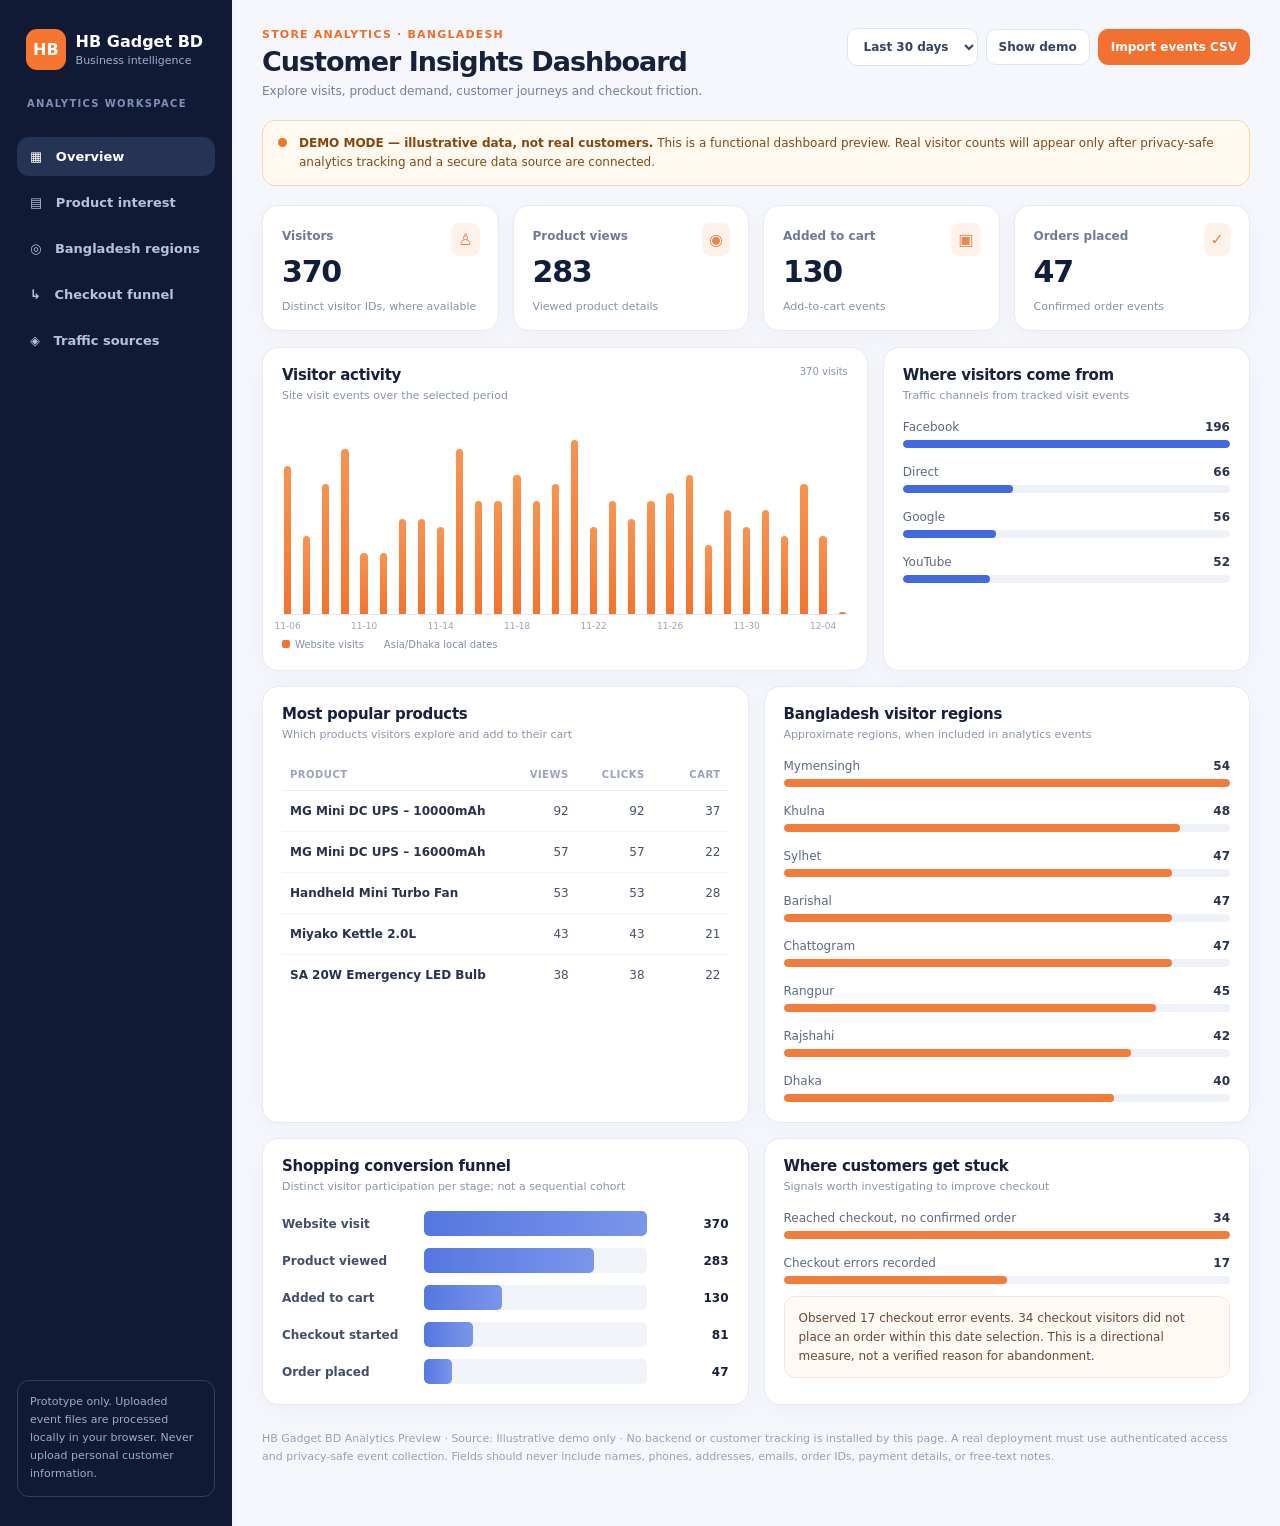
<file: analytics-preview/index.html>
<!doctype html>
<html lang="en">
<head>
<meta charset="utf-8">
<meta name="viewport" content="width=device-width,initial-scale=1">
<meta name="robots" content="noindex,nofollow,noarchive">
<title>HB Gadget BD | Analytics Dashboard Preview</title>
<style>
:root{font-family:Inter,system-ui,-apple-system,BlinkMacSystemFont,"Segoe UI",sans-serif;color:#17213b;background:#f5f7fc;font-synthesis:none}
*{box-sizing:border-box}body{margin:0}button,input,select{font:inherit}button{cursor:pointer}.shell{max-width:1440px;margin:auto;display:grid;grid-template-columns:232px minmax(0,1fr);min-height:100vh}
aside{background:#111a34;color:#d7e0f4;padding:29px 17px;display:flex;flex-direction:column;gap:26px}
.brand{display:flex;align-items:center;gap:10px;padding:0 9px}.brandmark{background:#f6752f;color:#fff;font-size:16px;font-weight:900;border-radius:11px;padding:11px 7px}.brand strong{font-size:16px;color:#fff}.brand small{display:block;color:#9fafcd;margin-top:3px;font-size:11px}
.side-title{margin:2px 10px;color:#7d90b8;text-transform:uppercase;letter-spacing:.13em;font-size:10px;font-weight:800}
aside nav{display:flex;flex-direction:column;gap:7px}aside nav a{padding:12px 13px;color:#b3c3df;text-decoration:none;border-radius:12px;font-size:13px;font-weight:650}aside nav a:hover,aside nav a:first-child{background:#253355;color:#fff}
.sidefoot{margin-top:auto;padding:12px;border:1px solid #31405f;border-radius:12px;font-size:11px;line-height:1.65;color:#9baccb}
main{padding:28px 30px 60px;min-width:0}.top{display:flex;justify-content:space-between;align-items:flex-start;flex-wrap:wrap;gap:18px;margin-bottom:20px}.eyebrow{color:#f26d27;letter-spacing:.11em;font-size:11px;font-weight:850;text-transform:uppercase}.top h1{font-size:27px;letter-spacing:-1px;margin:5px 0}.muted{color:#74809a;font-size:12px;margin:0;line-height:1.5}
.actions{display:flex;gap:8px;align-items:center;flex-wrap:wrap}.button,select{border:1px solid #dfe5f0;border-radius:10px;background:white;padding:10px 12px;color:#334363;font-weight:700;font-size:12px}.button.primary{background:#f37130;color:white;border-color:#f37130}.button:hover{filter:brightness(.97)}select{max-width:150px}
.banner{display:flex;gap:12px;align-items:flex-start;border:1px solid #f6d5b1;background:#fff9f0;border-radius:13px;padding:13px 15px;margin-bottom:19px;font-size:12px;color:#814a18;line-height:1.6}
.banner strong{color:#874510}.dot{width:9px;height:9px;background:#ed772f;flex:none;border-radius:50%;margin-top:4px}
.kpis{display:grid;grid-template-columns:repeat(4,minmax(0,1fr));gap:14px;margin-bottom:16px}.panel{border:1px solid #e6eaf4;border-radius:16px;background:white;box-shadow:0 5px 22px rgba(15,35,90,.035);min-width:0}.kpi{padding:19px 19px 16px;position:relative}.kpi-label{font-size:12px;color:#6e7b96;font-weight:650}.kpi strong{display:block;font-size:30px;letter-spacing:-1.2px;margin:10px 0 6px;color:#111e3a;font-weight:850}.hint{font-size:11px;color:#8593ad}.glyph{position:absolute;right:18px;top:17px;color:#e98652;background:#fff2ea;padding:7px;border-radius:8px}
.grid{display:grid;grid-template-columns:minmax(0,1.65fr) minmax(280px,1fr);gap:15px;margin-bottom:15px}.grid.equal{grid-template-columns:repeat(2,minmax(0,1fr))}
.panelhead{padding:18px 19px 4px;display:flex;justify-content:space-between;align-items:flex-start;gap:10px}.panel h2{font-size:15px;letter-spacing:-.3px;margin:0 0 5px}.panel p{font-size:11px;color:#8a96aa;margin:0}.body{padding:14px 19px 20px}.bars{height:195px;display:flex;gap:8px;align-items:flex-end;border-bottom:1px solid #e1e7f3;padding-top:20px}.day{flex:1;min-width:0;height:100%;display:flex;align-items:end;justify-content:center;position:relative}.day i{display:block;width:66%;border-radius:5px 5px 0 0;background:linear-gradient(#f89451,#f37430);min-height:2px}.day label{position:absolute;top:100%;left:50%;transform:translate(-50%,7px);font-size:9px;color:#98a4b9;white-space:nowrap}
.chartfoot{margin-top:24px;display:flex;gap:20px;font-size:10px;color:#8490a6}.swatch{display:inline-block;width:8px;height:8px;background:#f37430;margin-right:5px;border-radius:2px}
.breakdown{display:grid;gap:17px}.progressrow{display:grid;gap:6px}.progresslabel{display:flex;justify-content:space-between;gap:8px;font-size:12px}.progresslabel span{color:#5c6a85}.progresslabel strong{color:#273451}.track{height:8px;background:#eef1f8;border-radius:999px;overflow:hidden}.fill{height:100%;border-radius:999px;background:#f27c39}.fill.blue{background:#4269dd}
table{width:100%;border-collapse:collapse;table-layout:fixed}th{font-size:10px;color:#9aa5b9;text-align:left;padding:10px 8px;border-bottom:1px solid #e8edf6;text-transform:uppercase;letter-spacing:.05em}td{font-size:12px;padding:13px 8px;border-bottom:1px solid #f0f2f7;color:#46536d;overflow-wrap:anywhere}tr:last-child td{border-bottom:0}td strong{color:#26334f}th:not(:first-child),td:not(:first-child){text-align:right}
.funnel{display:grid;gap:12px}.funnelstep{display:grid;grid-template-columns:130px minmax(0,1fr) 70px;align-items:center;gap:12px;font-size:12px}.funnelstep .name{font-weight:700;color:#41506a}.funnelstep .count{font-weight:800;text-align:right}.funnelbar{height:25px;background:#f1f3fa;border-radius:5px;overflow:hidden}.funnelbar div{height:100%;background:linear-gradient(90deg,#5477e0,#7b95ea);border-radius:5px;min-width:2px}.issue{border:1px solid #f5e5d7;background:#fff9f4;border-radius:11px;padding:12px 14px;margin-top:12px;font-size:12px;color:#6b4a36;line-height:1.55}
.footer{color:#96a2b8;font-size:11px;margin-top:25px;line-height:1.6}.empty{color:#a1aac0;font-size:12px;padding:26px 6px;text-align:center}.mini{font-size:10px;color:#8997ad}
@media(max-width:1060px){.shell{grid-template-columns:180px minmax(0,1fr)}main{padding:25px 20px}.kpis{grid-template-columns:repeat(2,minmax(0,1fr))}.grid{grid-template-columns:1fr}}
@media(max-width:680px){.shell{display:block}aside{padding:14px;gap:7px}.brand{padding:0}aside nav{display:flex;flex-direction:row;overflow:auto;gap:5px}aside nav a{white-space:nowrap;padding:8px 10px}aside .side-title,aside .sidefoot{display:none}main{padding:22px 13px}.top h1{font-size:23px}.actions{width:100%}.kpis{gap:9px}.kpi{padding:15px}.kpi strong{font-size:24px}.grid.equal{grid-template-columns:1fr}.funnelstep{grid-template-columns:95px minmax(0,1fr) 50px;gap:7px;font-size:10px}td{font-size:10px;padding:12px 4px}th{padding:9px 4px}.panelhead,.body{padding-left:14px;padding-right:14px}}
</style>
</head>
<body>
<div class="shell">
<aside>
 <div class="brand"><span class="brandmark">HB</span><span><strong>HB Gadget BD</strong><small>Business intelligence</small></span></div>
 <div class="side-title">Analytics workspace</div>
 <nav><a href="#overview">▦ &nbsp; Overview</a><a href="#products">▤ &nbsp; Product interest</a><a href="#regions">◎ &nbsp; Bangladesh regions</a><a href="#funnel">↳ &nbsp; Checkout funnel</a><a href="#sources">◈ &nbsp; Traffic sources</a></nav>
 <div class="sidefoot">Prototype only. Uploaded event files are processed locally in your browser. Never upload personal customer information.</div>
</aside>
<main>
 <div class="top" id="overview">
  <div><div class="eyebrow">Store analytics · Bangladesh</div><h1>Customer Insights Dashboard</h1><p class="muted">Explore visits, product demand, customer journeys and checkout friction.</p></div>
  <div class="actions"><select id="period" aria-label="Date range"><option value="7">Last 7 days</option><option value="30" selected>Last 30 days</option><option value="90">Last 90 days</option><option value="0">All dates</option></select><button class="button" id="sample" type="button">Show demo</button><label class="button primary" for="csv">Import events CSV</label><input id="csv" type="file" accept=".csv,text/csv" hidden></div>
 </div>
 <div class="banner"><span class="dot"></span><div><strong id="dataTitle">DEMO MODE — illustrative data, not real customers.</strong> <span id="dataNote">This is a working dashboard preview. Connect a secured analytics data source to display real HB Gadget BD traffic; no tracking is installed by this prototype.</span></div></div>
 <div class="kpis">
  <div class="panel kpi"><span class="kpi-label">Visitors</span><span class="glyph">♙</span><strong id="visitors">—</strong><span class="hint">Distinct visitor IDs, where available</span></div>
  <div class="panel kpi"><span class="kpi-label">Product views</span><span class="glyph">◉</span><strong id="views">—</strong><span class="hint">Viewed product details</span></div>
  <div class="panel kpi"><span class="kpi-label">Added to cart</span><span class="glyph">▣</span><strong id="adds">—</strong><span class="hint">Add-to-cart events</span></div>
  <div class="panel kpi"><span class="kpi-label">Orders placed</span><span class="glyph">✓</span><strong id="orders">—</strong><span class="hint">Confirmed order events</span></div>
 </div>
 <div class="grid">
  <section class="panel"><div class="panelhead"><div><h2>Visitor activity</h2><p>Site visit events over the selected period</p></div><span class="mini" id="visitsTotal">— visits</span></div><div class="body"><div class="bars" id="daily"></div><div class="chartfoot"><span><i class="swatch"></i>Website visits</span><span>Asia/Dhaka local dates</span></div></div></section>
  <section class="panel" id="sources"><div class="panelhead"><div><h2>Where visitors come from</h2><p>Traffic channels from tracked visit events</p></div></div><div class="body"><div class="breakdown" id="channels"></div></div></section>
 </div>
 <div class="grid equal">
  <section class="panel" id="products"><div class="panelhead"><div><h2>Most popular products</h2><p>Which products visitors explore and add to their cart</p></div></div><div class="body"><table><thead><tr><th style="width:49%">Product</th><th>Views</th><th>Clicks</th><th>Cart</th></tr></thead><tbody id="productsBody"></tbody></table></div></section>
  <section class="panel" id="regions"><div class="panelhead"><div><h2>Bangladesh visitor regions</h2><p>Approximate regions, when included in analytics events</p></div></div><div class="body"><div class="breakdown" id="regionsBody"></div></div></section>
 </div>
 <div class="grid equal" id="funnel">
  <section class="panel"><div class="panelhead"><div><h2>Shopping conversion funnel</h2><p>Distinct visitor participation per stage; not a sequential cohort</p></div></div><div class="body"><div class="funnel" id="funnelBody"></div></div></section>
  <section class="panel"><div class="panelhead"><div><h2>Where customers get stuck</h2><p>Signals worth investigating to improve checkout</p></div></div><div class="body"><div class="breakdown" id="frictionBody"></div><div class="issue" id="insight">Events identify potential friction, but session replays or more detailed instrumentation are required to establish why someone leaves.</div></div></section>
 </div>
 <div class="footer">HB Gadget BD Analytics Preview · Source: <span id="sourceLabel">Illustrative demo only</span> · No backend or customer tracking is installed by this page. A real deployment must use authenticated access and privacy-safe event collection. Fields should never include names, phones, addresses, emails, order IDs, payment details, or free-text notes.</div>
</main></div>
<script>
(function(){
"use strict";
var rows=[],mode="demo",period=document.getElementById("period");
function el(id){return document.getElementById(id)}
function number(n){return Number(n||0).toLocaleString("en-US")}
function rng(seed){return function(){seed=(1664525*seed+1013904223)>>>0;return seed/4294967296}}
function demo(){
 var random=rng(28741),data=[],products=[["1","MG Mini DC UPS – 10000mAh"],["2","MG Mini DC UPS – 16000mAh"],["3","Handheld Mini Turbo Fan"],["4","Miyako Kettle 2.0L"],["5","SA 20W Emergency LED Bulb"]],regions=["Dhaka","Chattogram","Rajshahi","Khulna","Sylhet","Rangpur","Barishal","Mymensingh"],sources=["Facebook","Facebook","Facebook","Google","Direct","YouTube"],devices=["Mobile","Mobile","Mobile","Desktop"];
 var now=Date.now();for(var i=0;i<370;i++){var t=new Date(now-Math.floor(random()*29*86400000)-Math.floor(random()*86400000)).toISOString();var visitor="sample-"+i,region=regions[Math.floor(random()*regions.length)],source=sources[Math.floor(random()*sources.length)],device=devices[Math.floor(random()*devices.length)],p=products[Math.floor(Math.pow(random(),1.6)*products.length)];
 function push(event,product){data.push({timestamp:t,event:event,visitor_id:visitor,product_id:product?product[0]:"",product_name:product?product[1]:"",region:region,source:source,device:device})}
 push("page_view");if(random()<.78){push("product_click",p);push("product_view",p);if(random()<.49){push("add_to_cart",p);if(random()<.61){push("checkout_start",p);if(random()<.17)push("checkout_error",p);if(random()<.56)push("order_placed",p)}}}}
 return data;
}
function csvParse(text){var out=[],field="",cells=[],quote=false;for(var i=0;i<text.length;i++){var c=text[i];if(c==='"'){if(quote&&text[i+1]==='"'){field+='"';i++}else quote=!quote;}else if(c===","&&!quote){cells.push(field);field=""}else if((c==="\n"||c==="\r")&&!quote){if(c==="\r"&&text[i+1]==="\n")i++;cells.push(field);if(cells.some(function(v){return v.trim()!==""}))out.push(cells);cells=[];field=""}else field+=c}cells.push(field);if(cells.some(function(v){return v.trim()!==""}))out.push(cells);return out}
function normalize(raw){var arr=csvParse(raw),head=(arr.shift()||[]).map(function(s){return s.trim().toLowerCase().replace(/[^a-z0-9_]/g,"")});var records=[];arr.forEach(function(a){var r={};head.forEach(function(h,i){r[h]=(a[i]||"").trim()});var obj={timestamp:r.timestamp||r.time||r.date||"",event:r.event||r.event_name||r.name||"",visitor_id:r.visitor_id||r.user_id||r.distinct_id||"",product_id:r.product_id||"",product_name:r.product_name||r.product||"",region:r.region||r.division||r.province||"",source:r.source||r.channel||r.utm_source||"",device:r.device||r.device_type||""};if(obj.event&&obj.timestamp&&!Number.isNaN(Date.parse(obj.timestamp)))records.push(obj)});return records}
function subset(){var days=Number(period.value),start=days?Date.now()-days*86400000:0;return rows.filter(function(r){return Date.parse(r.timestamp)>=start})}
function count(a,e){return a.filter(function(x){return x.event===e}).length}
function unique(a){var keys=new Set();a.forEach(function(r){if(r.visitor_id)keys.add(r.visitor_id)});return keys.size||a.length}
function group(a,key){var out={};a.forEach(function(r){var k=(r[key]||"Unknown").trim()||"Unknown";out[k]=(out[k]||0)+1});return Object.entries(out).sort(function(a,b){return b[1]-a[1]})}
function bars(id,pairs,max,blue){var place=el(id);place.replaceChildren();if(!pairs.length){place.textContent="No data available for this selection.";place.className="breakdown empty";return}place.className="breakdown";pairs.forEach(function(pair){var box=document.createElement("div");box.className="progressrow";var lab=document.createElement("div");lab.className="progresslabel";var name=document.createElement("span"),val=document.createElement("strong");name.textContent=pair[0];val.textContent=number(pair[1]);lab.append(name,val);var track=document.createElement("div");track.className="track";var fill=document.createElement("div");fill.className="fill"+(blue?" blue":"");fill.style.width=(max?Math.max(1,100*pair[1]/max):0)+"%";track.append(fill);box.append(lab,track);place.append(box)})}
function bdDate(s){return new Intl.DateTimeFormat("en-CA",{timeZone:"Asia/Dhaka",year:"numeric",month:"2-digit",day:"2-digit"}).format(new Date(s))}
function trend(a){var visits=a.filter(function(r){return r.event==="page_view"}),counts={};visits.forEach(function(r){var d=bdDate(r.timestamp);counts[d]=(counts[d]||0)+1});var keys=Object.keys(counts).sort();var days=Number(period.value);if(days&&days<=30){keys=[];var now=new Date();for(var j=days-1;j>=0;j--){var d=new Date(now.getTime()-j*86400000);var key=bdDate(d.toISOString());keys.push(key)}}else if(keys.length>45)keys=keys.slice(-45);
 var max=Math.max.apply(null,keys.map(function(k){return counts[k]||0}).concat([1]));var box=el("daily");box.replaceChildren();if(!keys.length){box.textContent="No visits in this period.";box.className="bars empty";return}box.className="bars";keys.forEach(function(key,index){var cell=document.createElement("div");cell.className="day";cell.title=key+": "+number(counts[key]||0)+" visits";var stem=document.createElement("i");stem.style.height=Math.max(1,(counts[key]||0)*100/max)+"%";cell.append(stem);if(keys.length<=14||index%(Math.ceil(keys.length/8))===0){var lab=document.createElement("label");lab.textContent=key.slice(5);cell.append(lab)}box.append(cell)});el("visitsTotal").textContent=number(visits.length)+" visits"}
function productTable(a){var map={};a.filter(function(r){return ["product_view","product_click","add_to_cart"].includes(r.event)}).forEach(function(r){var id=r.product_id||r.product_name||"Unknown";var x=map[id]||(map[id]={name:r.product_name||("Product "+id),views:0,clicks:0,carts:0});if(r.event==="product_view")x.views++;if(r.event==="product_click")x.clicks++;if(r.event==="add_to_cart")x.carts++});var sorted=Object.values(map).sort(function(a,b){return b.views-a.views}).slice(0,8);var body=el("productsBody");body.replaceChildren();if(!sorted.length){var tr=document.createElement("tr"),td=document.createElement("td");td.colSpan=4;td.textContent="No product events available.";tr.append(td);body.append(tr);return}sorted.forEach(function(p){var tr=document.createElement("tr");[p.name,p.views,p.clicks,p.carts].forEach(function(v,i){var td=document.createElement("td");if(i===0){var b=document.createElement("strong");b.textContent=v;td.append(b)}else td.textContent=number(v);tr.append(td)});body.append(tr)})}
function funnel(a){var events=["page_view","product_view","add_to_cart","checkout_start","order_placed"],names=["Website visit","Product viewed","Added to cart","Checkout started","Order placed"],all=events.map(function(e){var filt=a.filter(function(r){return r.event===e});return unique(filt)}),base=Math.max(1,all[0]);var container=el("funnelBody");container.replaceChildren();events.forEach(function(e,i){var line=document.createElement("div");line.className="funnelstep";var title=document.createElement("span");title.className="name";title.textContent=names[i];var bar=document.createElement("div");bar.className="funnelbar";var fill=document.createElement("div");fill.style.width=Math.min(100,100*all[i]/base)+"%";bar.append(fill);var n=document.createElement("span");n.className="count";n.textContent=number(all[i]);line.append(title,bar,n);container.append(line)});
 var errors=count(a,"checkout_error"),abandon=Math.max(0,all[3]-all[4]);bars("frictionBody",[["Reached checkout, no confirmed order",abandon],["Checkout errors recorded",errors]],Math.max(abandon,errors,1),false);el("insight").textContent=all[3]?("Observed "+number(errors)+" checkout error events. "+number(abandon)+" checkout visitors did not place an order within this date selection. This is a directional measure, not a verified reason for abandonment."):"Checkout friction requires checkout_start, order_placed and checkout_error events. No causal conclusions without replay or targeted investigation."}
function update(){var a=subset();el("visitors").textContent=number(unique(a.filter(function(r){return r.event==="page_view"})));el("views").textContent=number(count(a,"product_view"));el("adds").textContent=number(count(a,"add_to_cart"));el("orders").textContent=number(count(a,"order_placed"));trend(a);productTable(a);funnel(a);var visits=a.filter(function(r){return r.event==="page_view"});var channels=group(visits,"source");bars("channels",channels.slice(0,6),channels.length?channels[0][1]:1,true);var regions=group(visits,"region");bars("regionsBody",regions.slice(0,8),regions.length?regions[0][1]:1,false)}
function demoMode(){rows=demo();mode="demo";el("dataTitle").textContent="DEMO MODE — illustrative data, not real customers.";el("dataNote").textContent="This is a functional dashboard preview. Real visitor counts will appear only after privacy-safe analytics tracking and a secure data source are connected.";el("sourceLabel").textContent="Illustrative demo only";update()}
el("sample").addEventListener("click",demoMode);
period.addEventListener("change",update);
el("csv").addEventListener("change",function(event){var file=event.target.files&&event.target.files[0];if(!file)return;var reader=new FileReader();reader.onload=function(){var parsed=normalize(String(reader.result||""));if(!parsed.length){alert("No valid events found. Required CSV headers: timestamp,event. Optional: visitor_id,product_id,product_name,region,source,device.");return}rows=parsed;mode="local";el("dataTitle").textContent="LOCAL FILE MODE — your imported event records.";el("dataNote").textContent="This data stays in this browser tab; it is not sent to GitHub or another server. Validate the CSV for customer personal information before importing.";el("sourceLabel").textContent=file.name+" ("+number(parsed.length)+" event rows, local only)";update()};reader.readAsText(file);event.target.value=""});
window.HBAnalyticsDashboard = {
  showLive: function(events, label, warning) {
    rows=events; mode="live";
    el("dataTitle").textContent="LIVE DATA — privacy-safe visitor events";
    el("dataNote").textContent="Current HB Gadget BD tracking. "+(warning||"")+" Website visitors represent anonymous browser sessions, not individual people.";
    el("sourceLabel").textContent=label||"Cloudflare Analytics Engine";
    update();
  },
  showPending: function(message) {
    rows=[]; mode="pending"; update();
    el("dataTitle").textContent="LIVE MODE — connect your admin access";
    el("dataNote").textContent=message||"Dashboard access requires the admin key configured in Cloudflare.";
    el("sourceLabel").textContent="Not connected";
  }
};
if (/^(www\.)?hbgadgetbd\.com$/i.test(location.hostname)) {
  window.HBAnalyticsDashboard.showPending("Enter the team admin key below to connect securely.");
} else {
  demoMode();
}
})();
</script>
<script defer src="/analytics-preview/live.js?v=20261023-1"></script>
</body>
</html>
</file>
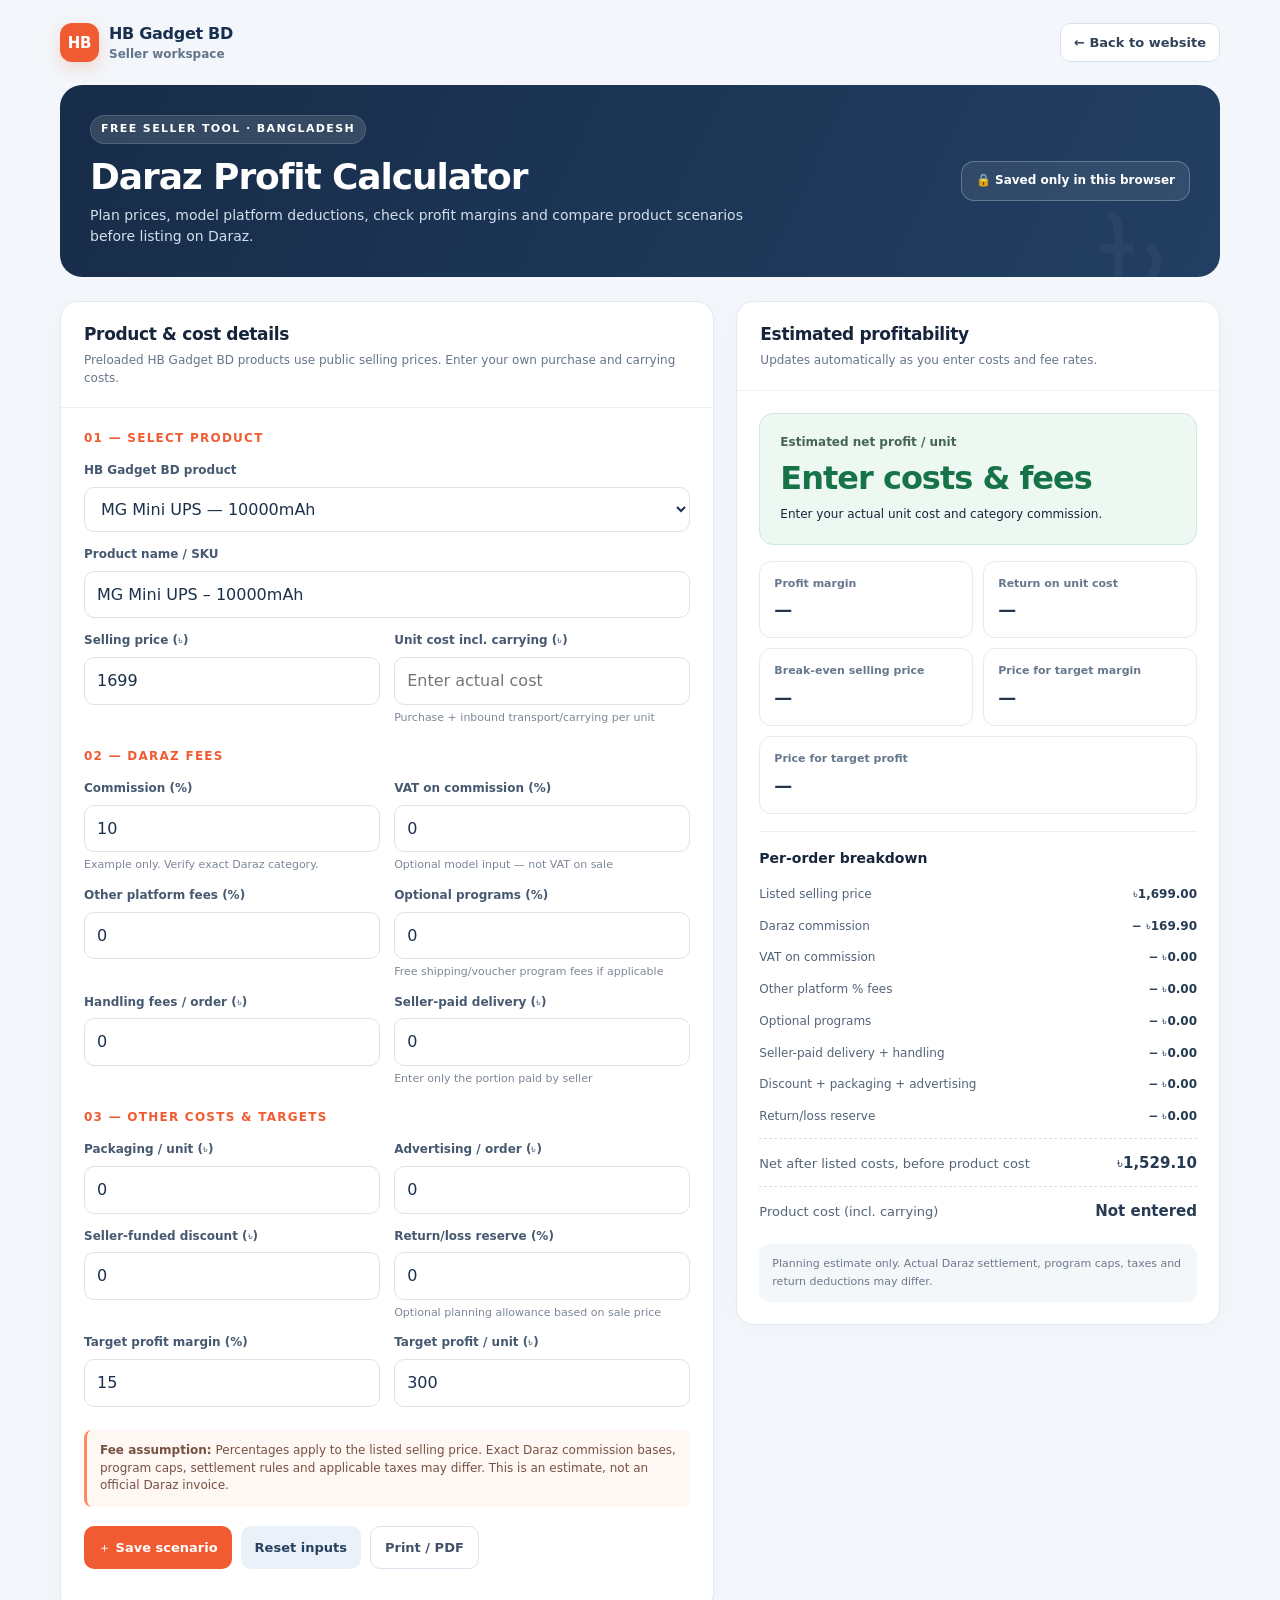
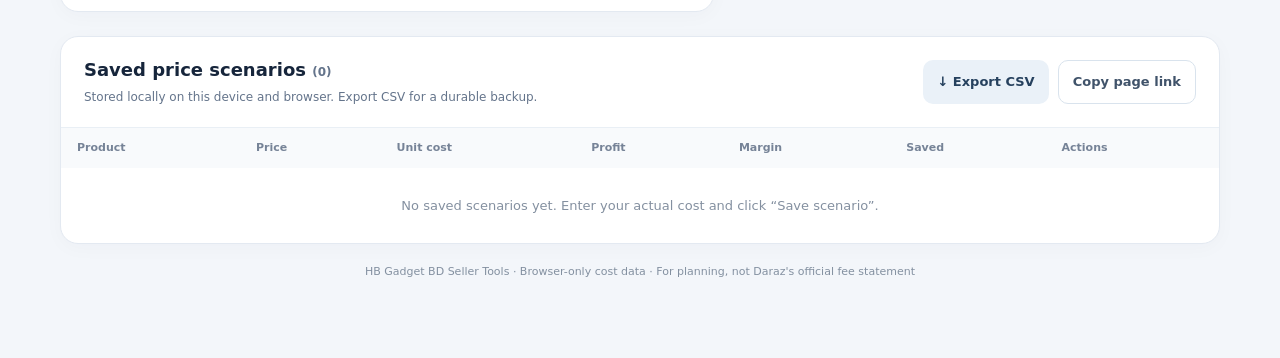
<file: tools/daraz-profit-calculator/index.html>
<!doctype html>
<html lang="en">
<head>
<meta charset="utf-8">
<meta name="viewport" content="width=device-width, initial-scale=1">
<meta name="robots" content="noindex,nofollow,noarchive">
<meta name="theme-color" content="#16263d">
<title>Daraz Profit Calculator | HB Gadget BD Seller Tools</title>
<meta name="description" content="Private-in-browser planning calculator for selling products on Daraz Bangladesh.">
<style>
:root{font-family:Inter,system-ui,-apple-system,BlinkMacSystemFont,"Segoe UI",sans-serif;color:#16253b;background:#f3f6fa;font-synthesis:none}*{box-sizing:border-box}body{margin:0;line-height:1.48}button,input,select{font:inherit}button{cursor:pointer}button:focus-visible,input:focus-visible,select:focus-visible{outline:3px solid #81b7ff;outline-offset:2px}.page{max-width:1200px;padding:22px 20px 58px;margin:auto}.top{display:flex;gap:16px;justify-content:space-between;align-items:center;margin-bottom:22px}.brand{display:flex;align-items:center;gap:10px;text-decoration:none;color:#17304f;font-weight:850;letter-spacing:-.3px}.mark{width:39px;height:39px;border-radius:12px;background:#f15b32;color:#fff;display:grid;place-items:center;font-size:15px;box-shadow:0 6px 16px #f15b3233}.tiny{font-size:12px;color:#64748b}.back{border:1px solid #d9e2ec;background:#fff;color:#32435a;padding:9px 13px;text-decoration:none;border-radius:10px;font-size:13px;font-weight:650}.hero{padding:30px;border-radius:22px;background:linear-gradient(115deg,#172c48,#223f63);color:#fff;display:flex;justify-content:space-between;align-items:center;gap:22px;position:relative;overflow:hidden;margin-bottom:24px}.hero:after{content:"৳";position:absolute;font-size:170px;font-weight:800;right:55px;bottom:-95px;color:#ffffff0a;pointer-events:none}.pill{display:inline-block;font-size:11px;text-transform:uppercase;letter-spacing:1.4px;font-weight:850;background:#ffffff21;border:1px solid #ffffff24;padding:5px 10px;border-radius:100px}.hero h1{font-size:clamp(25px,3.5vw,36px);margin:13px 0 8px;letter-spacing:-1.1px;line-height:1.13}.hero p{margin:0;color:#d4dfec;font-size:14px;max-width:670px}.local{white-space:nowrap;border:1px solid #ffffff40;background:#ffffff14;border-radius:13px;padding:10px 14px;font-size:12px;font-weight:700}.layout{display:grid;grid-template-columns:minmax(0,1.15fr) minmax(320px,.85fr);gap:22px;align-items:start}.panel{border:1px solid #e3e9f1;background:#fff;border-radius:18px;box-shadow:0 4px 20px #162e4b07}.panel-h{padding:20px 23px;border-bottom:1px solid #edf1f6}.panel-h h2{font-size:17px;letter-spacing:-.35px;margin:0 0 5px}.panel-h p{font-size:12px;color:#667589;margin:0}.form{padding:22px 23px}.group{margin:0 0 23px}.group:last-child{margin-bottom:0}.group h3{font-size:12px;font-weight:850;text-transform:uppercase;letter-spacing:1.25px;color:#f15b32;margin:0 0 14px}.fields{display:grid;grid-template-columns:repeat(2,minmax(0,1fr));gap:14px}.field{min-width:0}.field.wide{grid-column:1/-1}label{display:block;font-size:12px;font-weight:720;color:#465970;margin-bottom:7px}.field input,.field select{width:100%;border:1px solid #dbe3ed;border-radius:10px;background:#fff;padding:11px 12px;min-height:45px;color:#1b304b}.field input:focus,.field select:focus{border-color:#3d8bed}.hint{margin:5px 0 0;color:#7c8796;font-size:11px;line-height:1.4}.footnote{border-left:3px solid #ff8a5a;background:#fff7f3;padding:12px 13px;border-radius:8px;font-size:12px;color:#765243}.buttons{display:flex;gap:9px;flex-wrap:wrap}.btn{border:none;border-radius:10px;padding:11px 14px;font-weight:780;font-size:13px;min-height:42px}.btn.primary{background:#f15b32;color:#fff}.btn.secondary{background:#eaf1f8;color:#26415e}.btn.ghost{background:#fff;border:1px solid #d9e3ed;color:#40536a}.btn.danger{background:#fff3f2;color:#b53f34}.result{position:sticky;top:18px}.result-body{padding:22px}.profit-box{background:#edf8f2;border:1px solid #cfe9db;border-radius:14px;padding:20px;margin-bottom:16px}.profit-box.loss{background:#fff0ef;border-color:#ffd4d0}.cap{font-size:12px;font-weight:700;color:#456654;margin-bottom:8px}.profit-box.loss .cap{color:#a34c44}.moneybig{font-size:32px;font-weight:880;letter-spacing:-1px;font-variant-numeric:tabular-nums;color:#167348;line-height:1.2}.profit-box.loss .moneybig{color:#b93d32}.metricgrid{display:grid;grid-template-columns:repeat(2,1fr);gap:10px;margin-bottom:17px}.metric{border:1px solid #e5ebf2;border-radius:12px;padding:14px;min-width:0}.metric .k{color:#66788d;font-size:11px;font-weight:720}.metric .v{display:block;margin-top:5px;color:#23364e;font-weight:830;font-size:18px;word-break:break-word;font-variant-numeric:tabular-nums}.breakdown{border-top:1px solid #eaf0f5;padding-top:16px}.breakdown h3{margin:0 0 10px;font-size:14px}.line{display:flex;justify-content:space-between;align-items:baseline;gap:16px;padding:7px 0;font-size:12px}.line span:first-child{color:#536479}.line b{color:#263a52;font-variant-numeric:tabular-nums;white-space:nowrap}.line.total{border-top:1px dashed #d9e0e9;padding-top:13px;margin-top:5px;font-size:13px}.line.total b{font-size:15px}.small-note{background:#f4f7fa;border-radius:11px;color:#6b7989;font-size:11px;padding:11px 13px;line-height:1.6;margin-top:15px}.saved{margin-top:24px}.savedhead{display:flex;align-items:center;justify-content:space-between;gap:10px;flex-wrap:wrap;padding:20px 23px;border-bottom:1px solid #e9eff5}.savedhead h2{margin:0;font-size:18px}.tablewrap{overflow-x:auto}.records{width:100%;border-collapse:collapse;font-size:12px}.records th{text-align:left;color:#768397;background:#f8fafc;padding:12px 16px;font-size:11px;white-space:nowrap}.records td{padding:12px 16px;border-top:1px solid #edf1f6;color:#33465e;vertical-align:middle;white-space:nowrap}.records button{font-size:11px;font-weight:750;padding:7px 8px;border-radius:7px;border:1px solid #dae3ed;background:white;color:#29405b}.records .delete{color:#b04237}.empty{padding:28px;color:#8490a0;text-align:center;font-size:13px}.message{min-height:20px;font-size:12px;color:#147044;padding-top:8px}.caution{color:#a3493d!important}.footer{text-align:center;font-size:11px;color:#8390a0;padding:20px}.hide{display:none!important}@media(max-width:850px){.layout{grid-template-columns:1fr}.result{position:static}.hero{padding:24px}.local{display:none}}@media(max-width:550px){.page{padding:12px 12px 36px}.top{margin:8px 0 14px}.hero{padding:21px 17px;border-radius:16px;margin-bottom:14px}.hero h1{font-size:26px}.panel{border-radius:14px}.panel-h,.savedhead{padding:18px}.form,.result-body{padding:16px}.fields{gap:11px}.field input,.field select{font-size:16px}.fields .field{grid-column:1/-1}.metricgrid{gap:8px}.metric{padding:11px}.metric .v{font-size:16px}.moneybig{font-size:29px}.back{font-size:11px}}@media print{body{background:#fff}.page{max-width:100%}.top .back,.buttons,.saved,.message{display:none}.layout{display:block}.panel{box-shadow:none;margin-bottom:16px}.result{position:static}.hero{color:#fff!important;print-color-adjust:exact;-webkit-print-color-adjust:exact}.profit-box{print-color-adjust:exact;-webkit-print-color-adjust:exact}.fields{grid-template-columns:repeat(2,1fr)}}
</style>
</head>
<body>
<div class="page">
<header class="top">
 <a class="brand" href="https://hbgadgetbd.com/"><span class="mark">HB</span><span>HB Gadget BD <span class="tiny" style="display:block;letter-spacing:0;font-weight:600">Seller workspace</span></span></a>
 <a class="back" href="https://hbgadgetbd.com/">← Back to website</a>
</header>
<section class="hero"><div><span class="pill">Free seller tool · Bangladesh</span><h1>Daraz Profit Calculator</h1><p>Plan prices, model platform deductions, check profit margins and compare product scenarios before listing on Daraz.</p></div><span class="local">🔒 Saved only in this browser</span></section>
<main class="layout">
<section class="panel" aria-label="Calculator inputs">
<div class="panel-h"><h2>Product &amp; cost details</h2><p>Preloaded HB Gadget BD products use public selling prices. Enter your own purchase and carrying costs.</p></div>
<div class="form">
 <div class="group"><h3>01 — Select product</h3><div class="fields">
 <div class="field wide"><label for="preset">HB Gadget BD product</label><select id="preset"><option value="ups10">MG Mini UPS — 10000mAh</option><option value="ups16">MG Mini UPS — 16000mAh</option><option value="kettle">Miyako Electric Kettle — 2.0L</option><option value="bulb">SA 20W Emergency LED Bulb</option><option value="fan">Handheld Mini Turbo Fan — 1800mAh</option><option value="custom">Custom product</option></select></div>
 <div class="field wide"><label for="productName">Product name / SKU</label><input id="productName" type="text" maxlength="120" value="MG Mini UPS – 10000mAh" autocomplete="off"></div>
 <div class="field"><label for="salePrice">Selling price (৳)</label><input id="salePrice" type="number" min="0" step=".01" inputmode="decimal" value="1699"></div>
 <div class="field"><label for="cost">Unit cost incl. carrying (৳)</label><input id="cost" type="number" min="0" step=".01" inputmode="decimal" placeholder="Enter actual cost"><p class="hint">Purchase + inbound transport/carrying per unit</p></div>
 </div></div>
 <div class="group"><h3>02 — Daraz fees</h3><div class="fields">
 <div class="field"><label for="commission">Commission (%)</label><input id="commission" type="number" min="0" max="100" step=".01" value="10"><p class="hint">Example only. Verify exact Daraz category.</p></div>
 <div class="field"><label for="vat">VAT on commission (%)</label><input id="vat" type="number" min="0" max="100" step=".01" value="0"><p class="hint">Optional model input — not VAT on sale</p></div>
 <div class="field"><label for="otherPct">Other platform fees (%)</label><input id="otherPct" type="number" min="0" step=".01" value="0"></div>
 <div class="field"><label for="programPct">Optional programs (%)</label><input id="programPct" type="number" min="0" step=".01" value="0"><p class="hint">Free shipping/voucher program fees if applicable</p></div>
 <div class="field"><label for="handling">Handling fees / order (৳)</label><input id="handling" type="number" min="0" step=".01" value="0"></div>
 <div class="field"><label for="logistics">Seller-paid delivery (৳)</label><input id="logistics" type="number" min="0" step=".01" value="0"><p class="hint">Enter only the portion paid by seller</p></div>
 </div></div>
 <div class="group"><h3>03 — Other costs &amp; targets</h3><div class="fields">
 <div class="field"><label for="packaging">Packaging / unit (৳)</label><input id="packaging" type="number" min="0" step=".01" value="0"></div>
 <div class="field"><label for="ads">Advertising / order (৳)</label><input id="ads" type="number" min="0" step=".01" value="0"></div>
 <div class="field"><label for="discount">Seller-funded discount (৳)</label><input id="discount" type="number" min="0" step=".01" value="0"></div>
 <div class="field"><label for="reserve">Return/loss reserve (%)</label><input id="reserve" type="number" min="0" step=".01" value="0"><p class="hint">Optional planning allowance based on sale price</p></div>
 <div class="field"><label for="targetMargin">Target profit margin (%)</label><input id="targetMargin" type="number" min="0" max="100" step=".5" value="15"></div>
 <div class="field"><label for="targetProfit">Target profit / unit (৳)</label><input id="targetProfit" type="number" min="0" step=".01" value="300"></div>
 </div></div>
 <p class="footnote"><strong>Fee assumption:</strong> Percentages apply to the listed selling price. Exact Daraz commission bases, program caps, settlement rules and applicable taxes may differ. This is an estimate, not an official Daraz invoice.</p>
 <div class="buttons" style="margin-top:19px"><button id="save" class="btn primary" type="button">＋ Save scenario</button><button id="reset" class="btn secondary" type="button">Reset inputs</button><button id="print" class="btn ghost" type="button">Print / PDF</button></div>
 <div id="message" class="message" role="status" aria-live="polite"></div>
</div>
</section>
<aside class="panel result" aria-label="Profit results">
 <div class="panel-h"><h2>Estimated profitability</h2><p>Updates automatically as you enter costs and fee rates.</p></div>
 <div class="result-body">
  <div id="profitBox" class="profit-box"><div class="cap">Estimated net profit / unit</div><div id="profit" class="moneybig">Enter unit cost</div><div id="profitSub" class="tiny" style="margin-top:8px;color:inherit">Complete the cost field for profit and margin.</div></div>
  <div class="metricgrid"><div class="metric"><div class="k">Profit margin</div><span class="v" id="margin">—</span></div><div class="metric"><div class="k">Return on unit cost</div><span class="v" id="roi">—</span></div><div class="metric"><div class="k">Break-even selling price</div><span class="v" id="breakEven">—</span></div><div class="metric"><div class="k">Price for target margin</div><span class="v" id="targetPrice">—</span></div><div class="metric" style="grid-column:1/-1"><div class="k">Price for target profit</div><span class="v" id="targetProfitPrice">—</span></div></div>
  <div class="breakdown"><h3>Per-order breakdown</h3>
  <div class="line"><span>Listed selling price</span><b id="dPrice">—</b></div>
  <div class="line"><span>Daraz commission</span><b id="dCommission">—</b></div>
  <div class="line"><span>VAT on commission</span><b id="dVat">—</b></div>
  <div class="line"><span>Other platform % fees</span><b id="dOther">—</b></div>
  <div class="line"><span>Optional programs</span><b id="dProgram">—</b></div>
  <div class="line"><span>Seller-paid delivery + handling</span><b id="dDelivery">—</b></div>
  <div class="line"><span>Discount + packaging + advertising</span><b id="dExtra">—</b></div>
  <div class="line"><span>Return/loss reserve</span><b id="dReserve">—</b></div>
  <div class="line total"><span>Net after listed costs, before product cost</span><b id="dNet">—</b></div>
  <div class="line total"><span>Product cost (incl. carrying)</span><b id="dCost">—</b></div>
  </div>
  <div id="warning" class="small-note">Commission rates are editable planning assumptions. Verify rates in Daraz Seller Center before using a price.</div>
 </div>
</aside>
</main>
<section class="panel saved" aria-label="Saved product scenarios">
 <div class="savedhead"><div><h2>Saved price scenarios <span id="savedCount" class="tiny"></span></h2><p class="tiny" style="margin:5px 0 0">Stored locally on this device and browser. Export CSV for a durable backup.</p></div><div class="buttons"><button class="btn secondary" id="export" type="button">↓ Export CSV</button><button class="btn ghost" id="copyLink" type="button">Copy page link</button></div></div>
 <div class="tablewrap"><table class="records"><thead><tr><th>Product</th><th>Price</th><th>Unit cost</th><th>Profit</th><th>Margin</th><th>Saved</th><th>Actions</th></tr></thead><tbody id="savedBody"></tbody></table><div class="empty" id="emptyState">No saved scenarios yet. Enter your actual cost and click “Save scenario”.</div></div>
</section>
<footer class="footer">HB Gadget BD Seller Tools · Browser-only cost data · For planning, not Daraz's official fee statement</footer>
</div>
<script>
(function(){
"use strict";
var products={
ups10:{name:"MG Mini UPS – 10000mAh",price:1699,rate:10},
ups16:{name:"MG Mini UPS – 16000mAh",price:2199,rate:10},
kettle:{name:"Miyako Electric Kettle – 2.0L",price:1399,rate:8},
bulb:{name:"SA 20W Emergency LED Bulb",price:549,rate:10},
fan:{name:"Handheld Mini Turbo Fan – 1800mAh",price:449,rate:null},
custom:{name:"",price:"",rate:""}
};
var keys=["preset","productName","salePrice","cost","commission","vat","otherPct","programPct","handling","logistics","packaging","ads","discount","reserve","targetMargin","targetProfit"];
var storageKey="hb-daraz-profit-calculator-v1",savedKey="hb-daraz-profit-scenarios-v1";
var $=function(id){return document.getElementById(id);};
var currency=function(n){return Number.isFinite(n)?"৳"+n.toLocaleString("en-BD",{minimumFractionDigits:2,maximumFractionDigits:2}):"—";};
var percent=function(n){return Number.isFinite(n)?n.toLocaleString("en-BD",{maximumFractionDigits:2})+"%":"—";};
var num=function(id){var value=Number($(id).value);return Number.isFinite(value)?Math.max(0,value):0;};
var filled=function(id){return $(id).value.trim()!=="";};
var storageOK=true;
function readStore(k,fallback){try{var raw=localStorage.getItem(k);return raw?JSON.parse(raw):fallback;}catch(e){storageOK=false;return fallback;}}
function writeStore(k,v){try{localStorage.setItem(k,JSON.stringify(v));}catch(e){storageOK=false;}}
function snapshot(){var obj={};keys.forEach(function(k){obj[k]=$(k).value;});return obj;}
function apply(obj){keys.forEach(function(k){if(obj&&Object.prototype.hasOwnProperty.call(obj,k)&&$(k))$(k).value=obj[k];});render();}
function calc(){
 var p=num("salePrice"),c=num("cost"),rate=num("commission"),vat=num("vat"),other=num("otherPct"),program=num("programPct"),reserve=num("reserve");
 var handling=num("handling"),delivery=num("logistics"),packaging=num("packaging"),ads=num("ads"),discount=num("discount");
 var commission=p*rate/100,commVat=commission*vat/100,otherFee=p*other/100,programFee=p*program/100,reserveFee=p*reserve/100;
 var fixed=handling+delivery+packaging+ads+discount;
 var variable=commission+commVat+otherFee+programFee+reserveFee;
 var contribution=p-variable-fixed;
 var net=contribution-c;
 var take=1-(rate*(1+vat/100)+other+program+reserve)/100;
 var minProfit=take>0?(c+fixed)/take:NaN;
 var targetMargin=num("targetMargin")/100;
 var forMargin=take>targetMargin?(c+fixed)/(take-targetMargin):NaN;
 var forProfit=take>0?(c+fixed+num("targetProfit"))/take:NaN;
 return {p:p,c:c,rate:rate,commission:commission,commVat:commVat,otherFee:otherFee,programFee:programFee,reserveFee:reserveFee,fixed:fixed,contribution:contribution,net:net,take:take,minProfit:minProfit,forMargin:forMargin,forProfit:forProfit,margin:p>0?net/p*100:NaN,roi:c>0?net/c*100:NaN};
}
function setText(id,value){$(id).textContent=value;}
function render(){
 var v=calc(),ok=filled("cost")&&filled("salePrice")&&filled("commission"),name=$("productName").value.trim();
 $("profitBox").classList.toggle("loss",ok&&v.net<0);
 setText("profit",ok?currency(v.net):"Enter costs & fees");
 setText("profitSub",ok?(v.net>=0?"Estimated profit after all entered costs":"Estimated loss after all entered costs"):"Enter your actual unit cost and category commission.");
 setText("margin",ok?percent(v.margin):"—");setText("roi",ok?percent(v.roi):"—");
 setText("breakEven",ok?currency(v.minProfit):"—");setText("targetPrice",ok?currency(v.forMargin):"—");setText("targetProfitPrice",ok?currency(v.forProfit):"—");
 setText("dPrice",currency(v.p));setText("dCommission","− "+currency(v.commission));setText("dVat","− "+currency(v.commVat));setText("dOther","− "+currency(v.otherFee));setText("dProgram","− "+currency(v.programFee));
 setText("dDelivery","− "+currency(num("handling")+num("logistics")));setText("dExtra","− "+currency(num("discount")+num("packaging")+num("ads")));setText("dReserve","− "+currency(v.reserveFee));
 setText("dNet",currency(v.contribution));setText("dCost",filled("cost")?"− "+currency(v.c):"Not entered");
 var warning="";
 if(!filled("commission"))warning="Set the correct Daraz category commission before relying on this estimate.";
 else if(v.take<=0)warning="Combined percentage charges are 100% or more; a profitable price is impossible with these fee assumptions.";
 else if(v.take<=num("targetMargin")/100)warning="The target margin is not achievable at the entered percentage fees.";
 else warning="Planning estimate only. Actual Daraz settlement, program caps, taxes and return deductions may differ.";
 setText("warning",warning);
 writeStore(storageKey,snapshot());
}
function message(s,bad){setText("message",s);$("message").classList.toggle("caution",Boolean(bad));}
function loadPreset(){
 var p=products[$("preset").value];
 if(!p)return;
 $("productName").value=p.name;
 $("salePrice").value=p.price;
 $("commission").value=p.rate===null?"":p.rate;
 $("cost").value="";
 message(p.rate===null?"Set the correct commission for this product category.":"Product selected. Enter your actual unit cost.");
 render();
}
function scenarios(){var values=readStore(savedKey,[]);return Array.isArray(values)?values:[];}
function save(){
 if(!filled("cost")||!filled("salePrice")||!filled("commission")){message("Please enter selling price, actual unit cost and commission before saving.",true);return;}
 if(!$("productName").value.trim()){message("Enter a product name or SKU before saving.",true);return;}
 var all=scenarios();all.unshift({id:String(Date.now())+"-"+Math.random().toString(36).slice(2,8),date:new Date().toISOString(),values:snapshot()});
 if(all.length>200){message("Maximum 200 saved scenarios; export your records before adding more.",true);return;}
 writeStore(savedKey,all);drawSaved();message(storageOK?"Scenario saved in this browser.":"Could not save in browser storage; use CSV export instead.",!storageOK);
}
function td(tr,value){var cell=document.createElement("td");cell.textContent=value;tr.appendChild(cell);return cell;}
function drawSaved(){
 var all=scenarios(),tbody=$("savedBody");tbody.textContent="";setText("savedCount","("+all.length+")");$("emptyState").classList.toggle("hide",all.length!==0);
 all.forEach(function(item){
  var s=item.values||{},p=Number(s.salePrice)||0,c=Number(s.cost)||0;
  var rate=Number(s.commission)||0,vat=Number(s.vat)||0,variable=(rate*(1+vat/100)+(Number(s.otherPct)||0)+(Number(s.programPct)||0)+(Number(s.reserve)||0))/100;
  var fixed=["handling","logistics","packaging","ads","discount"].reduce(function(total,k){return total+(Number(s[k])||0);},0);
  var profit=p*(1-variable)-fixed-c;
  var tr=document.createElement("tr");td(tr,s.productName||"Unnamed");td(tr,currency(p));td(tr,currency(c));td(tr,currency(profit));td(tr,p>0?percent(profit/p*100):"—");td(tr,new Date(item.date).toLocaleDateString("en-BD"));
  var actions=document.createElement("td"),load=document.createElement("button"),del=document.createElement("button");
  load.type="button";load.textContent="Load";load.addEventListener("click",function(){apply(s);message("Saved scenario loaded.");window.scrollTo({top:0,behavior:"smooth"});});
  del.type="button";del.textContent="Delete";del.className="delete";del.style.marginLeft="6px";del.addEventListener("click",function(){if(!window.confirm("Delete this saved scenario?"))return;writeStore(savedKey,scenarios().filter(function(x){return x.id!==item.id;}));drawSaved();});
  actions.appendChild(load);actions.appendChild(del);tr.appendChild(actions);tbody.appendChild(tr);
 });
}
function exportCSV(){
 var all=scenarios();
 if(!all.length){message("No saved scenarios to export.",true);return;}
 var cols=["date","productName","salePrice","cost","commission","vat","otherPct","programPct","handling","logistics","packaging","ads","discount","reserve","targetMargin","targetProfit","netProfit","marginPct"];
 var rows=[cols];
 all.forEach(function(item){var s=item.values||{},p=Number(s.salePrice)||0,c=Number(s.cost)||0,rate=Number(s.commission)||0,vat=Number(s.vat)||0;
 var variable=(rate*(1+vat/100)+(Number(s.otherPct)||0)+(Number(s.programPct)||0)+(Number(s.reserve)||0))/100;
 var fixed=["handling","logistics","packaging","ads","discount"].reduce(function(a,k){return a+(Number(s[k])||0);},0),profit=p*(1-variable)-fixed-c;
 var o={date:item.date,netProfit:profit.toFixed(2),marginPct:p>0?(profit/p*100).toFixed(2):""};
 rows.push(cols.map(function(k){return Object.prototype.hasOwnProperty.call(o,k)?o[k]:(s[k]||"");}));
 });
 var csv="\uFEFF"+rows.map(function(row){return row.map(function(v){return '"'+String(v).replace(/"/g,'""')+'"';}).join(",");}).join("\r\n");
 var blob=new Blob([csv],{type:"text/csv;charset=utf-8"}),url=URL.createObjectURL(blob),a=document.createElement("a");a.href=url;a.download="hb-daraz-profit-scenarios-"+new Date().toISOString().slice(0,10)+".csv";document.body.appendChild(a);a.click();a.remove();setTimeout(function(){URL.revokeObjectURL(url);},1000);message("CSV export ready. Keep this file as a backup.");
}
function reset(){keys.forEach(function(k){if(k!=="preset"&&k!=="productName")$(k).value="0";});$("preset").value="ups10";$("productName").value=products.ups10.name;$("salePrice").value=1699;$("cost").value="";$("commission").value=10;$("vat").value=0;$("targetMargin").value=15;$("targetProfit").value=300;render();message("Inputs reset. Saved scenarios were kept.");}
keys.forEach(function(k){$(k).addEventListener(k==="preset"?"change":"input",k==="preset"?loadPreset:render);});
$("save").addEventListener("click",save);
$("reset").addEventListener("click",reset);
$("print").addEventListener("click",function(){window.print();});
$("export").addEventListener("click",exportCSV);
$("copyLink").addEventListener("click",function(){if(navigator.clipboard&&navigator.clipboard.writeText){navigator.clipboard.writeText(location.href).then(function(){message("Calculator page link copied.");}).catch(function(){message("Copy the page URL from your address bar.",true);});}else message("Copy the page URL from your address bar.");});
var existing=readStore(storageKey,null);if(existing)apply(existing);else render();
drawSaved();
if(!storageOK)message("Browser storage is disabled; values may not persist after reload.",true);
})();
</script>
</body>
</html>
</file>
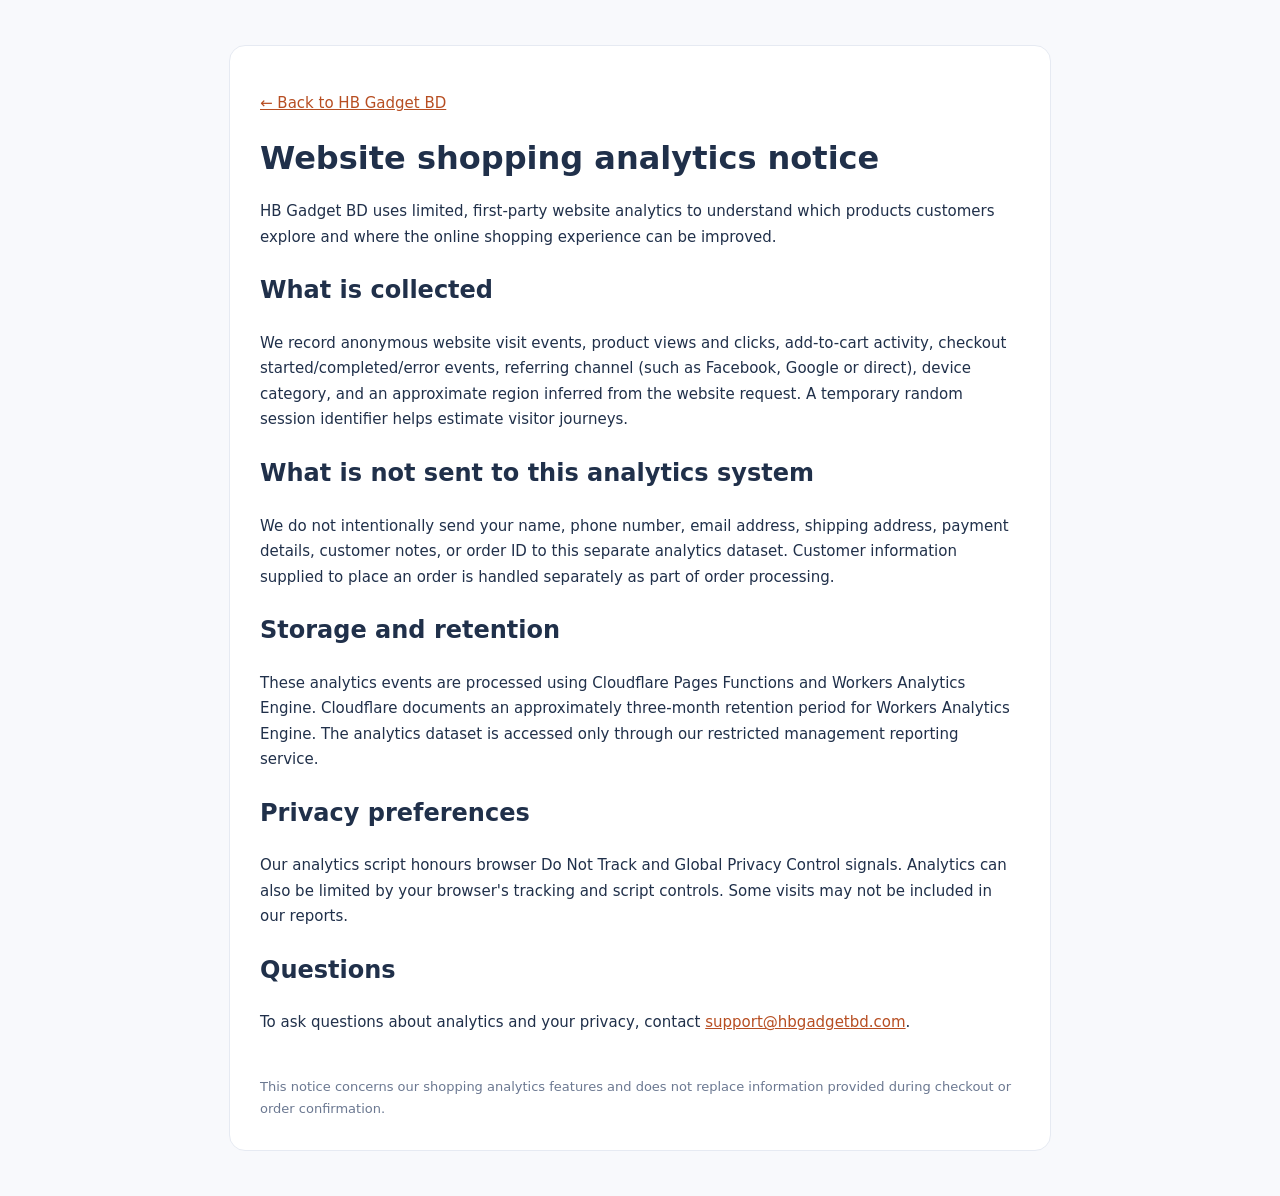
<file: analytics-privacy.html>
<!doctype html>
<html lang="en">
<head><meta charset="utf-8"><meta name="viewport" content="width=device-width,initial-scale=1">
<meta name="robots" content="index,follow"><title>Shopping Analytics Notice | HB Gadget BD</title>
<style>body{font-family:system-ui,sans-serif;line-height:1.7;background:#f8f9fc;color:#20304a;margin:0}main{max-width:760px;margin:45px auto;padding:30px;background:#fff;border:1px solid #e6eaf2;border-radius:16px}h1{line-height:1.25}a{color:#b74e22}p,li{font-size:15px}footer{font-size:13px;margin-top:40px;color:#6b7891}@media(max-width:800px){main{margin:12px;padding:20px}}</style>
</head><body><main>
<p><a href="/">← Back to HB Gadget BD</a></p>
<h1>Website shopping analytics notice</h1>
<p>HB Gadget BD uses limited, first-party website analytics to understand which products customers explore and where the online shopping experience can be improved.</p>
<h2>What is collected</h2>
<p>We record anonymous website visit events, product views and clicks, add-to-cart activity, checkout started/completed/error events, referring channel (such as Facebook, Google or direct), device category, and an approximate region inferred from the website request. A temporary random session identifier helps estimate visitor journeys.</p>
<h2>What is not sent to this analytics system</h2>
<p>We do not intentionally send your name, phone number, email address, shipping address, payment details, customer notes, or order ID to this separate analytics dataset. Customer information supplied to place an order is handled separately as part of order processing.</p>
<h2>Storage and retention</h2>
<p>These analytics events are processed using Cloudflare Pages Functions and Workers Analytics Engine. Cloudflare documents an approximately three-month retention period for Workers Analytics Engine. The analytics dataset is accessed only through our restricted management reporting service.</p>
<h2>Privacy preferences</h2>
<p>Our analytics script honours browser Do Not Track and Global Privacy Control signals. Analytics can also be limited by your browser's tracking and script controls. Some visits may not be included in our reports.</p>
<h2>Questions</h2>
<p>To ask questions about analytics and your privacy, contact <a href="mailto:support@hbgadgetbd.com">support@hbgadgetbd.com</a>.</p>
<footer>This notice concerns our shopping analytics features and does not replace information provided during checkout or order confirmation.</footer>
</main></body></html>
</file>
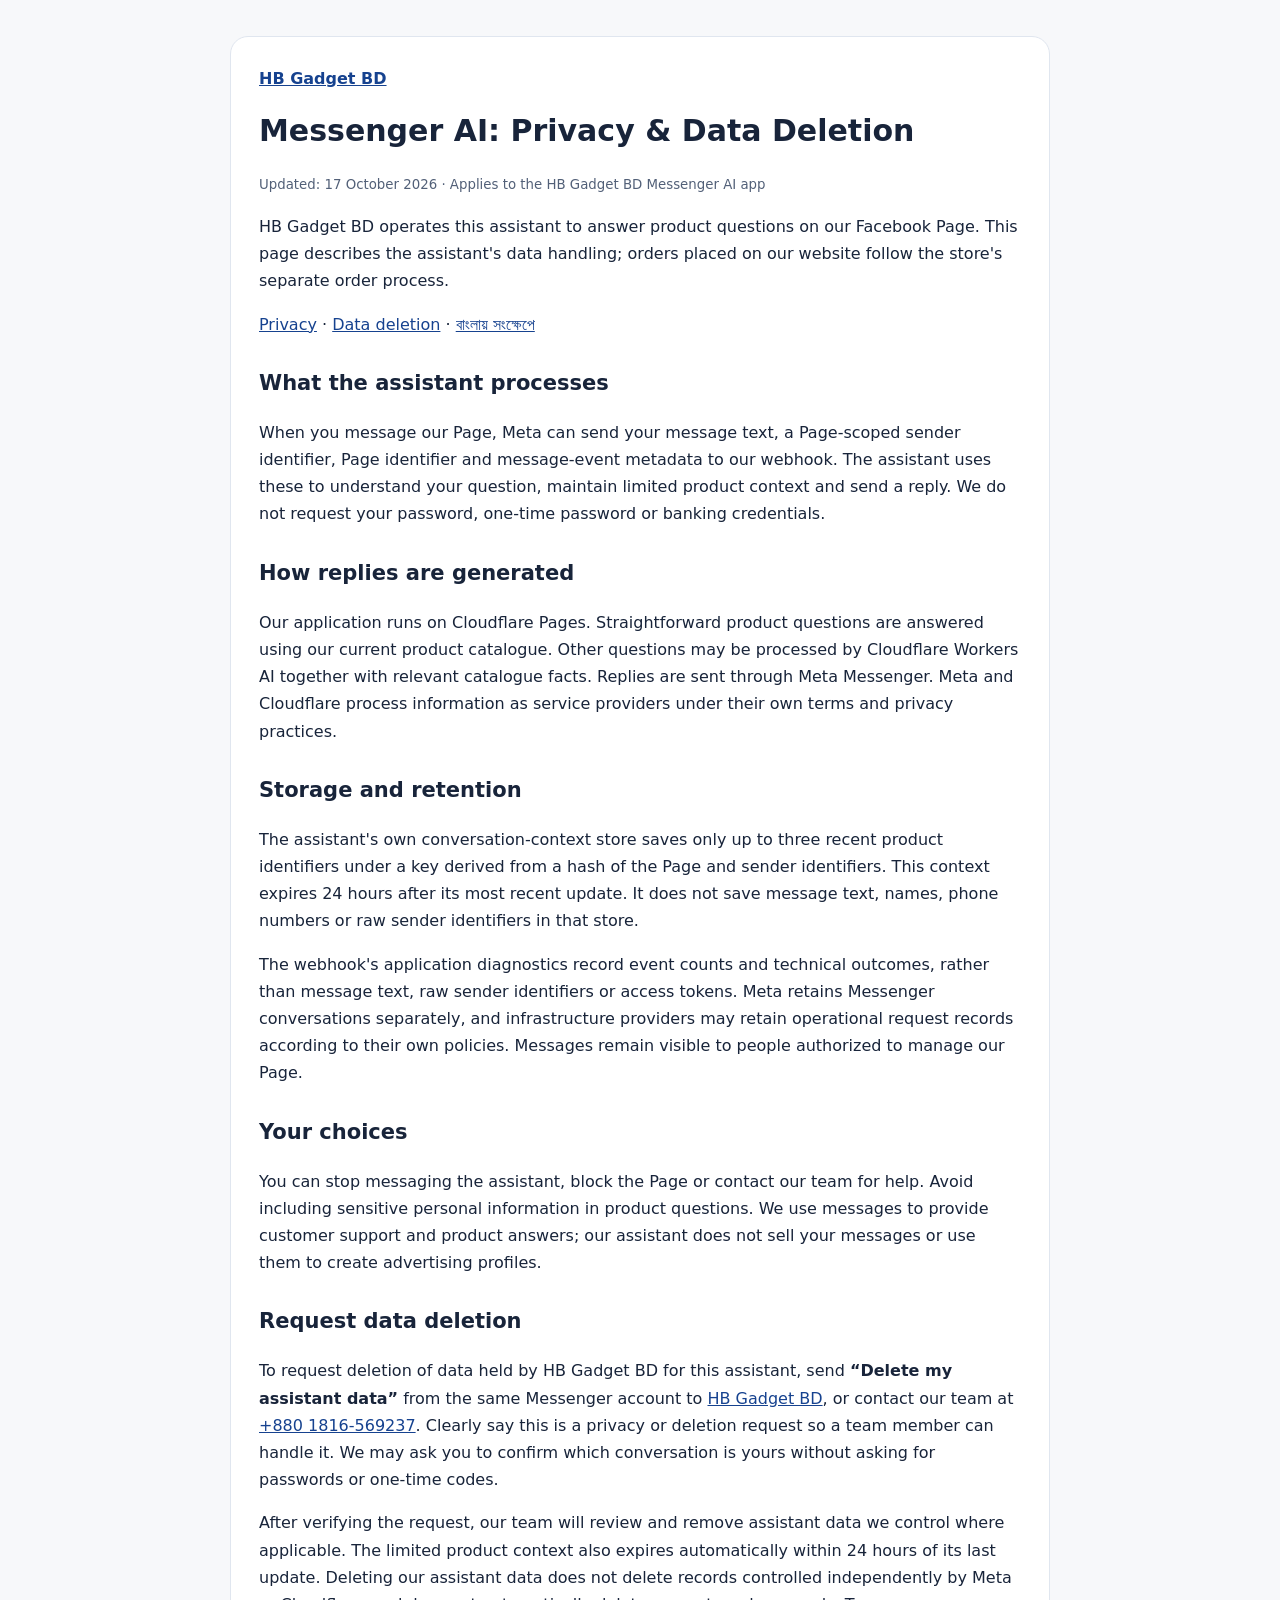
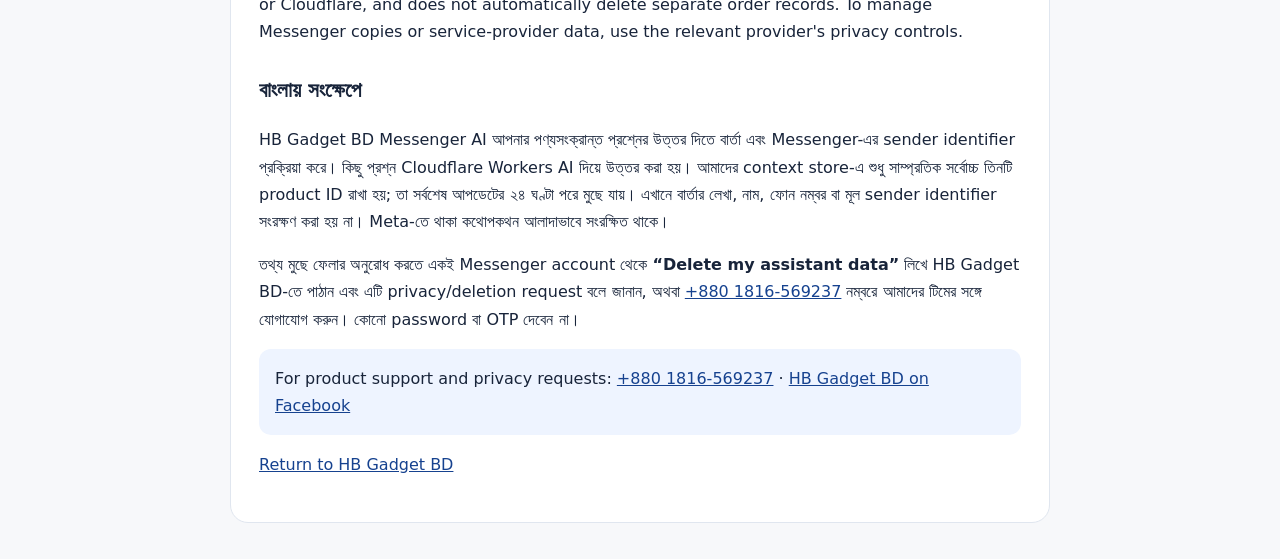
<file: messenger-privacy.html>
<!doctype html>
<html lang="en">
<head>
<meta charset="utf-8">
<meta name="viewport" content="width=device-width,initial-scale=1">
<title>Messenger Privacy & Data Deletion | HB Gadget BD</title>
<meta name="description" content="How HB Gadget BD Messenger AI processes messages and how to request deletion of assistant data.">
<style>
*{box-sizing:border-box}body{margin:0;background:#f7f8fa;color:#18243a;font:16px/1.7 system-ui,sans-serif}main{max-width:820px;margin:36px auto;padding:28px;background:white;border:1px solid #e0e6ef;border-radius:18px}a{color:#16428f}h1{font-size:30px;line-height:1.25}h2{font-size:21px;margin-top:28px}.brand{font-weight:800;color:#16428f}small{color:#526078}.notice{background:#eef4ff;border-radius:12px;padding:16px}section{scroll-margin-top:24px}@media(max-width:600px){main{margin:12px;padding:20px}h1{font-size:26px}}
</style>
</head>
<body>
<main>
<a class="brand" href="/">HB Gadget BD</a>
<h1>Messenger AI: Privacy &amp; Data Deletion</h1>
<small>Updated: 17 October 2026 · Applies to the HB Gadget BD Messenger AI app</small>
<p>HB Gadget BD operates this assistant to answer product questions on our Facebook Page. This page describes the assistant's data handling; orders placed on our website follow the store's separate order process.</p>
<nav aria-label="On this page"><a href="#privacy">Privacy</a> · <a href="#deletion">Data deletion</a> · <a href="#bangla">বাংলায় সংক্ষেপে</a></nav>
<section id="privacy">
<h2>What the assistant processes</h2>
<p>When you message our Page, Meta can send your message text, a Page-scoped sender identifier, Page identifier and message-event metadata to our webhook. The assistant uses these to understand your question, maintain limited product context and send a reply. We do not request your password, one-time password or banking credentials.</p>
<h2>How replies are generated</h2>
<p>Our application runs on Cloudflare Pages. Straightforward product questions are answered using our current product catalogue. Other questions may be processed by Cloudflare Workers AI together with relevant catalogue facts. Replies are sent through Meta Messenger. Meta and Cloudflare process information as service providers under their own terms and privacy practices.</p>
<h2>Storage and retention</h2>
<p>The assistant's own conversation-context store saves only up to three recent product identifiers under a key derived from a hash of the Page and sender identifiers. This context expires 24 hours after its most recent update. It does not save message text, names, phone numbers or raw sender identifiers in that store.</p>
<p>The webhook's application diagnostics record event counts and technical outcomes, rather than message text, raw sender identifiers or access tokens. Meta retains Messenger conversations separately, and infrastructure providers may retain operational request records according to their own policies. Messages remain visible to people authorized to manage our Page.</p>
<h2>Your choices</h2>
<p>You can stop messaging the assistant, block the Page or contact our team for help. Avoid including sensitive personal information in product questions. We use messages to provide customer support and product answers; our assistant does not sell your messages or use them to create advertising profiles.</p>
</section>
<section id="deletion">
<h2>Request data deletion</h2>
<p>To request deletion of data held by HB Gadget BD for this assistant, send <strong>“Delete my assistant data”</strong> from the same Messenger account to <a href="https://www.facebook.com/hbgadgetbd">HB Gadget BD</a>, or contact our team at <a href="tel:+8801816569237">+880 1816-569237</a>. Clearly say this is a privacy or deletion request so a team member can handle it. We may ask you to confirm which conversation is yours without asking for passwords or one-time codes.</p>
<p>After verifying the request, our team will review and remove assistant data we control where applicable. The limited product context also expires automatically within 24 hours of its last update. Deleting our assistant data does not delete records controlled independently by Meta or Cloudflare, and does not automatically delete separate order records. To manage Messenger copies or service-provider data, use the relevant provider's privacy controls.</p>
</section>
<section id="bangla" lang="bn">
<h2>বাংলায় সংক্ষেপে</h2>
<p>HB Gadget BD Messenger AI আপনার পণ্যসংক্রান্ত প্রশ্নের উত্তর দিতে বার্তা এবং Messenger-এর sender identifier প্রক্রিয়া করে। কিছু প্রশ্ন Cloudflare Workers AI দিয়ে উত্তর করা হয়। আমাদের context store-এ শুধু সাম্প্রতিক সর্বোচ্চ তিনটি product ID রাখা হয়; তা সর্বশেষ আপডেটের ২৪ ঘণ্টা পরে মুছে যায়। এখানে বার্তার লেখা, নাম, ফোন নম্বর বা মূল sender identifier সংরক্ষণ করা হয় না। Meta-তে থাকা কথোপকথন আলাদাভাবে সংরক্ষিত থাকে।</p>
<p>তথ্য মুছে ফেলার অনুরোধ করতে একই Messenger account থেকে <strong>“Delete my assistant data”</strong> লিখে HB Gadget BD-তে পাঠান এবং এটি privacy/deletion request বলে জানান, অথবা <a href="tel:+8801816569237">+880 1816-569237</a> নম্বরে আমাদের টিমের সঙ্গে যোগাযোগ করুন। কোনো password বা OTP দেবেন না।</p>
</section>
<p class="notice">For product support and privacy requests: <a href="tel:+8801816569237">+880 1816-569237</a> · <a href="https://www.facebook.com/hbgadgetbd">HB Gadget BD on Facebook</a></p>
<p><a href="/">Return to HB Gadget BD</a></p>
</main>
</body>
</html>
</file>
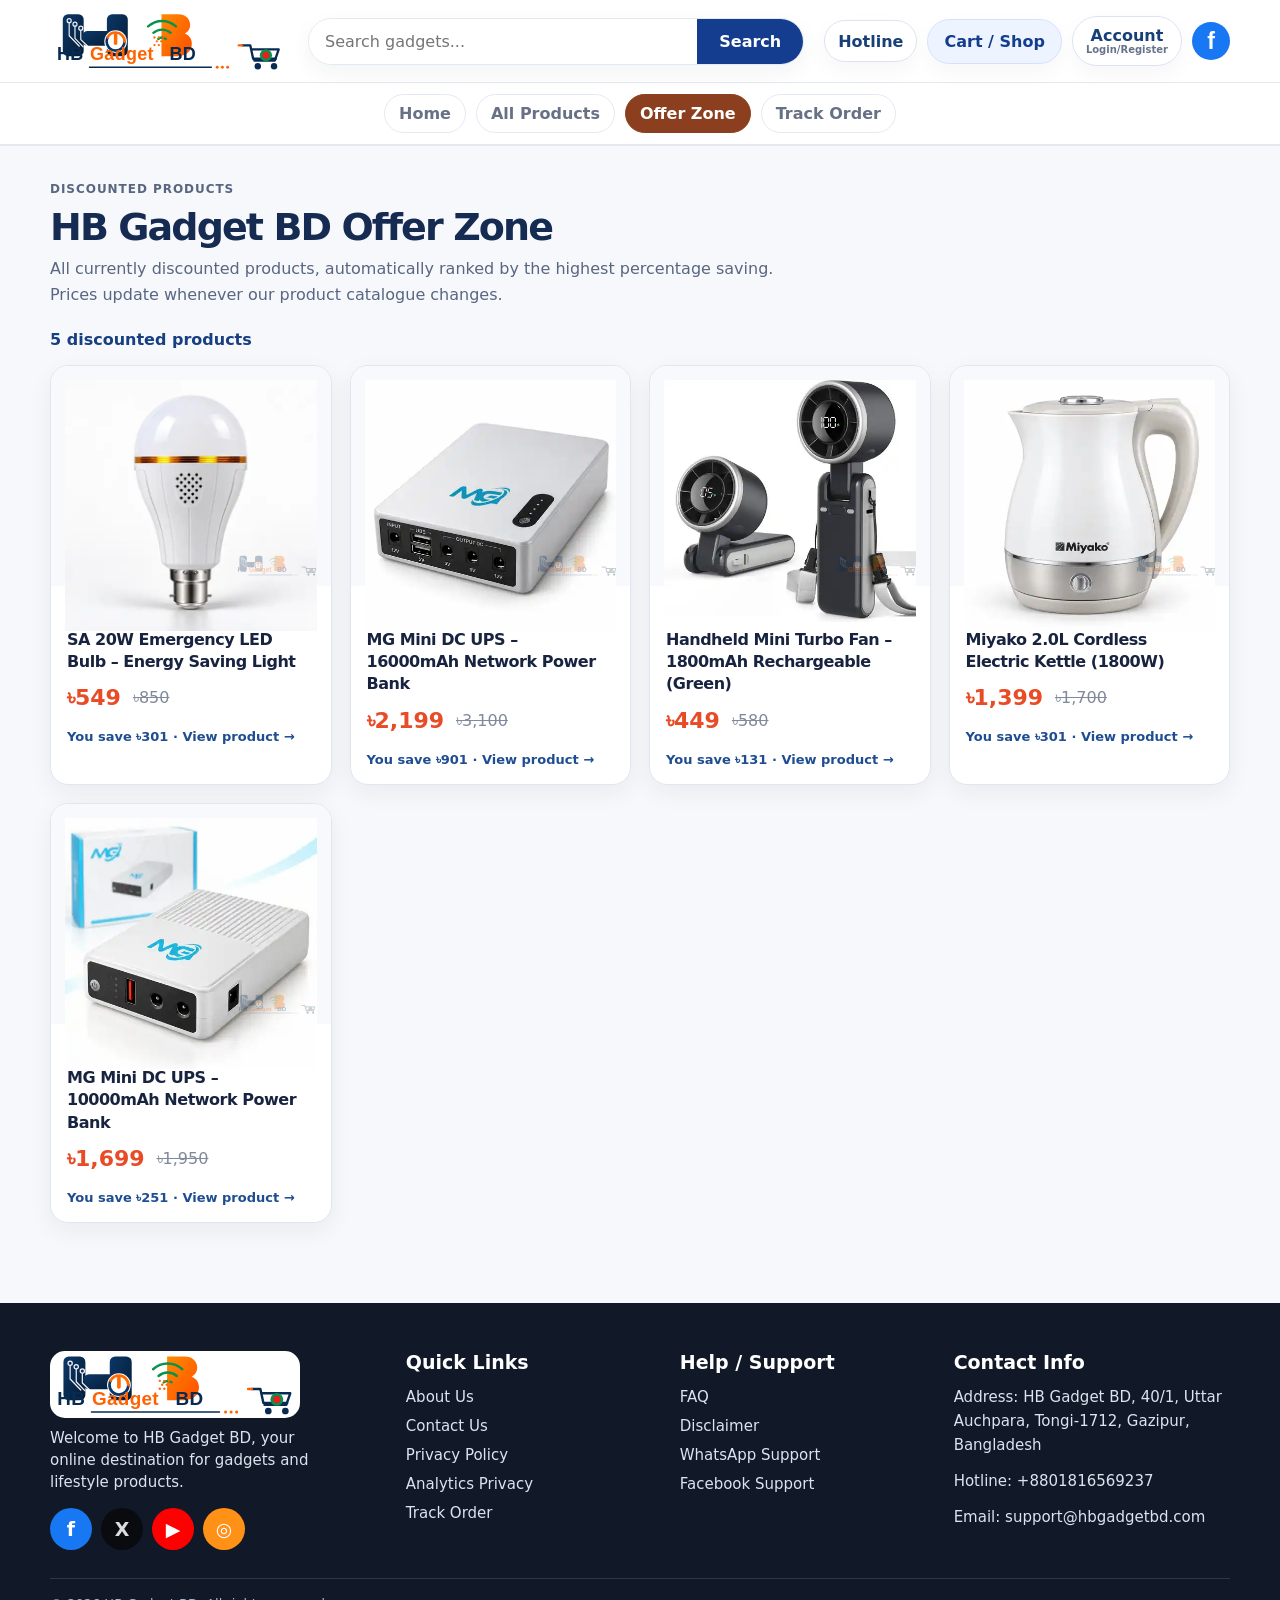
<file: offers.html>
<!doctype html>
<html lang="en">
<head>
  <meta charset="utf-8">
  <meta name="viewport" content="width=device-width, initial-scale=1">
  <title>Offer Zone — Discounted Gadgets | HB Gadget BD</title>
  <meta name="description" content="Browse discounted products at HB Gadget BD, sorted by the highest percentage savings.">
  <link rel="icon" href="assets/img/favicon.svg" type="image/svg+xml">
  <link rel="stylesheet" href="assets/css/styles.css?v=20261011-ux">
  <link rel="stylesheet" href="assets/css/product-page.css?v=20261018-ups4">
  <link rel="stylesheet" href="assets/css/product-page-header-match.css?v=20261011-ux">
  <link rel="stylesheet" href="assets/css/offer-zone.css?v=20261011-ux">
  <link rel="stylesheet" href="assets/css/unified-footer.css?v=20261011-1">
  <link rel="stylesheet" href="assets/css/photo-watermarks.css?v=20261018-gallery5" />
</head>
<body>
<header class="site-header" id="top">
  <div class="container header__inner marketplace-header">
    <a class="brand brand-logo-link" href="/" aria-label="HB Gadget BD home"><img class="brand-logo-image" src="assets/img/hb-gadget-bd-logo.svg" alt="HB Gadget BD logo"></a>
    <form class="search" action="/" method="get" role="search"><input name="search" type="search" placeholder="Search gadgets..." aria-label="Search products"><button type="submit">Search</button></form>
    <div class="header-actions">
      <button type="button" class="hotline-chip" data-contact-panel="hotline">Hotline</button>
      <a class="cart-button" href="/#products">Cart / Shop</a>
      <a class="account-button" href="/#account">Account <small>Login/Register</small></a>
      <a id="hbTopFacebookLink" class="hb-top-facebook-link" href="https://www.facebook.com/hbgadgetbd/" target="_blank" rel="noopener noreferrer" aria-label="Visit HB Gadget BD on Facebook" title="Facebook"><span class="hb-fb-mark" aria-hidden="true">f</span></a>
    </div>
  </div>
  <nav class="category-nav category-nav--nested" aria-label="Primary navigation"><div class="container category-nav__inner">
    <a class="category-pill" href="/">Home</a>
    <a class="category-pill" href="/#products">All Products</a>
    <a class="category-pill active" href="/offers.html" aria-current="page">Offer Zone</a>
    <a class="category-pill" href="/#track-order">Track Order</a>
  </div></nav>
</header>
<main class="container hb-offers-main">
  <div class="hb-offers-title"><p class="eyebrow">Discounted Products</p><h1>HB Gadget BD Offer Zone</h1>
    <p>All currently discounted products, automatically ranked by the highest percentage saving. Prices update whenever our product catalogue changes.</p>
  </div>
  <p id="offerCount" class="hb-offers-count" role="status" aria-live="polite">Loading discounted products...</p>
  <div class="hb-offers-grid" id="offerGrid" aria-live="polite"></div>
</main>
<footer class="site-footer hb-unified-footer" id="contact">
  <div class="container hb-unified-footer__grid footer__grid">
    <div class="hb-unified-footer__brand">
      <a class="brand brand-logo-link brand--footer" href="/" aria-label="HB Gadget BD homepage">
        <img class="brand-logo-image" src="assets/img/hb-gadget-bd-logo.svg" alt="HB Gadget BD logo" loading="lazy">
      </a>
      <p>Welcome to HB Gadget BD, your online destination for gadgets and lifestyle products.</p>
      <div class="hb-footer-social" data-hb-unified-footer aria-label="HB Gadget BD social media">
        <a class="hb-footer-social__facebook" href="https://www.facebook.com/hbgadgetbd" target="_blank" rel="noopener noreferrer" aria-label="HB Gadget BD Facebook page" title="Facebook">f</a>
        <span class="hb-footer-social__x" aria-label="X profile not yet linked" title="X profile coming soon">X</span>
        <a class="hb-footer-social__youtube" href="https://www.youtube.com/@HBGadgetBD" target="_blank" rel="noopener noreferrer" aria-label="HB Gadget BD YouTube channel" title="YouTube">▶</a>
        <a class="hb-footer-social__website" href="https://hbgadgetbd.com/" aria-label="HB Gadget BD website" title="Website">◎</a>
      </div>
    </div>
    <div class="hb-unified-footer__links">
      <h3>Quick Links</h3>
      <a href="/#about">About Us</a>
      <a href="/#contact">Contact Us</a>
      <a href="mailto:support@hbgadgetbd.com?subject=Privacy%20Policy%20Inquiry">Privacy Policy</a><a href="/analytics-privacy.html">Analytics Privacy</a>
      <a href="/#track-order">Track Order</a>
    </div>
    <div class="hb-unified-footer__links">
      <h3>Help / Support</h3>
      <a href="mailto:support@hbgadgetbd.com?subject=FAQ%20Inquiry">FAQ</a>
      <a href="mailto:support@hbgadgetbd.com?subject=Disclaimer%20Inquiry">Disclaimer</a>
      <a href="https://wa.me/8801816569237" target="_blank" rel="noopener noreferrer">WhatsApp Support</a>
      <a href="https://www.facebook.com/hbgadgetbd" target="_blank" rel="noopener noreferrer">Facebook Support</a>
    </div>
    <div class="hb-unified-footer__contact">
      <h3>Contact Info</h3>
      <p>Address: HB Gadget BD, 40/1, Uttar Auchpara, Tongi-1712, Gazipur, Bangladesh</p>
      <p>Hotline: <a href="tel:+8801816569237">+8801816569237</a></p>
      <p>Email: <a href="mailto:support@hbgadgetbd.com">support@hbgadgetbd.com</a></p>
    </div>
  </div>
  <div class="container hb-unified-footer__bottom copyright">© <span data-hb-footer-year>2026</span> HB Gadget BD. All rights reserved.</div>
</footer>
<script src="assets/js/offer-zone.js?v=20261011-ux"></script>
<script src="assets/js/storefront-support.js?v=20261011-ux"></script>
  <script src="assets/js/photo-viewer.js?v=20261018-gallery5"></script>
  <script defer src="/assets/js/analytics-tracker.js?v=20261023-1"></script>
</body></html>
</file>
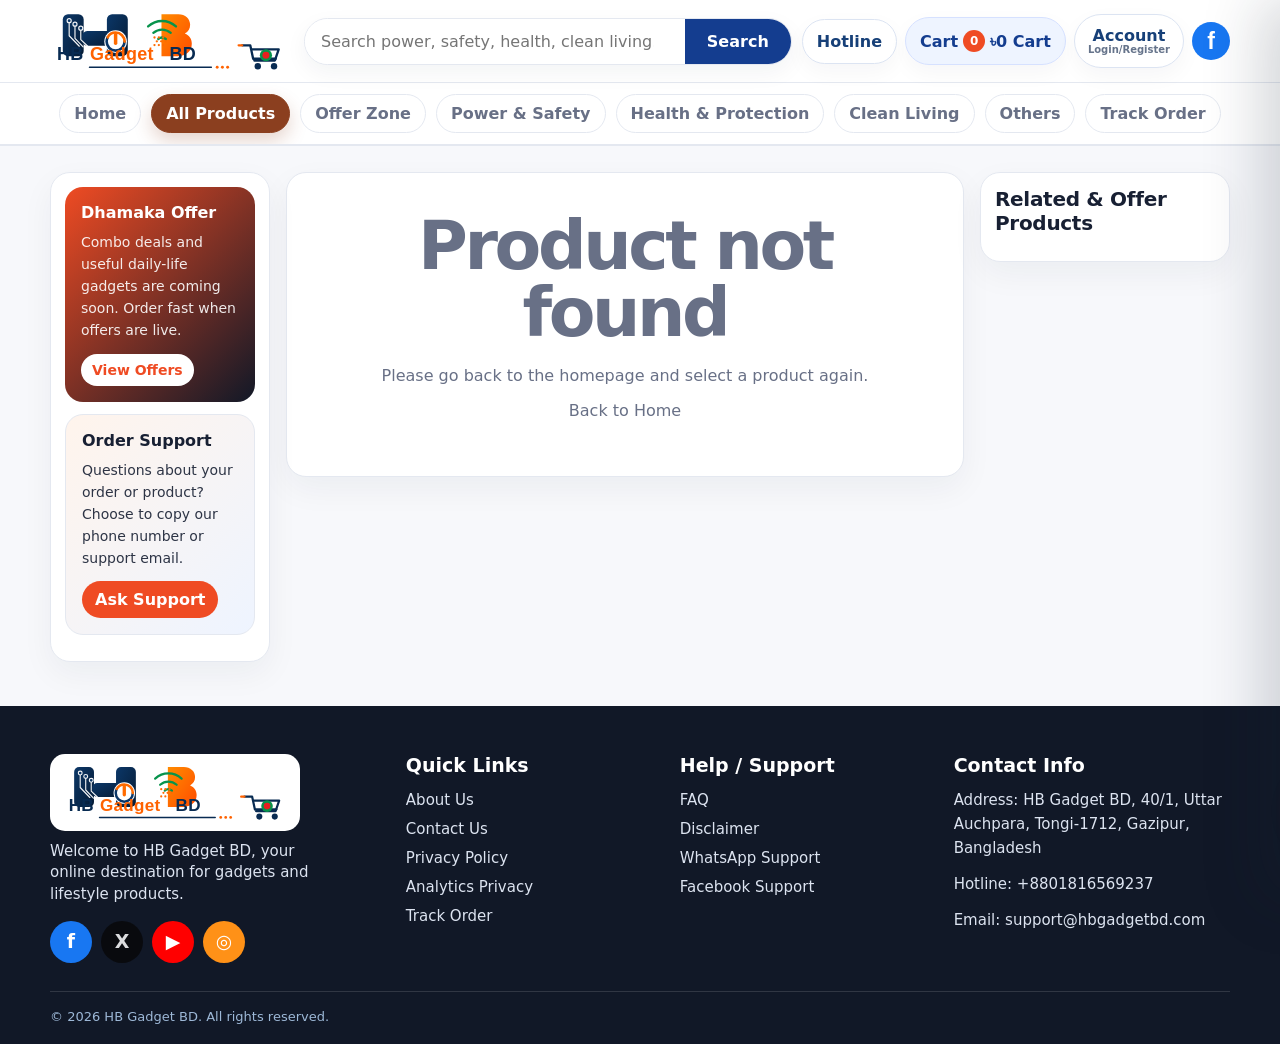
<file: product.html>
<!doctype html>
<html lang="en">
<head>
  <meta charset="utf-8" />
  <meta name="viewport" content="width=device-width, initial-scale=1" />
  <title>Product Details | HB Gadget BD</title>
  <meta name="description" content="View HB Gadget BD product details, related products, offers, ratings, reviews, and order options." />
  <link rel="icon" href="assets/img/favicon.svg?v=20260710-5" type="image/svg+xml" />
  <link rel="stylesheet" href="assets/css/styles.css?v=20260710-5" />
  <link rel="stylesheet" href="assets/css/store-admin.css?v=20260710-5" />
  <link rel="stylesheet" href="assets/css/marketplace-home.css?v=20260710-5" />
  <link rel="stylesheet" href="assets/css/logo.css?v=20260710-5" />
  <link rel="stylesheet" href="assets/css/mobile-header-fix.css?v=20260710-5" />
  <link rel="stylesheet" href="assets/css/category-active-fix.css?v=20260710-5" />
  <link rel="stylesheet" href="assets/css/daily-life-nav.css?v=20260710-5" />
  <link rel="stylesheet" href="assets/css/product-page.css?v=20261018-ups4" />
  <link rel="stylesheet" href="assets/css/product-page-header-match.css?v=20261011-ux" />
  <link rel="stylesheet" href="assets/css/product-page-font-match.css?v=20260710-5" />
  <link rel="stylesheet" href="assets/css/unified-footer.css?v=20261011-1">
  <link rel="stylesheet" href="assets/css/photo-watermarks.css?v=20261018-gallery5" />
  <link rel="stylesheet" href="assets/css/mobile-cart-panel.css?v=20261011-viewport-cart-1" />
</head>
<body>
  <header class="site-header" id="top">
    <div class="container header__inner marketplace-header">
      <a class="brand brand-logo-link" href="https://hbgadgetbd.com/" aria-label="HB Gadget BD home">
        <img class="brand-logo-image" src="assets/img/hb-gadget-bd-logo.svg?v=20260710-5" alt="HB Gadget BD logo" />
      </a>

      <form class="search" id="productSearchForm" role="search" aria-label="Product search">
        <input id="productSearchInput" type="search" placeholder="Search power, safety, health, clean living..." autocomplete="off" />
        <button type="submit">Search</button>
      </form>

      <div class="header-actions">
        <button class="hotline-chip" type="button" data-contact-panel="hotline">Hotline</button>
        <button class="cart-button" id="productPageCart" type="button" aria-label="Open cart">
          Cart <span id="cartCount">0</span> <strong id="cartSummaryLabel">৳0 Cart</strong>
        </button>
        <a class="account-button" href="/#account" aria-label="Account login or register">Account <small>Login/Register</small></a>
        <a id="hbTopFacebookLink" class="hb-top-facebook-link" href="https://www.facebook.com/hbgadgetbd/" target="_blank" rel="noopener noreferrer" aria-label="Visit HB Gadget BD Facebook page" title="Facebook"><span class="hb-fb-mark" aria-hidden="true">f</span></a>
      </div>
    </div>

    <nav class="category-nav category-nav--nested" aria-label="Primary product navigation">
      <div class="container category-nav__inner">
        <a class="category-pill" href="https://hbgadgetbd.com/">Home</a>
        <a class="category-pill active" href="/?filter=All#products">All Products</a>
        <a class="category-pill" href="/offers.html">Offer Zone</a>
        <a class="category-pill" href="/?filter=Power%20%26%20Safety#products">Power & Safety</a>
        <a class="category-pill" href="/?filter=Health%20%26%20Protection#products">Health & Protection</a>
        <a class="category-pill" href="/?filter=Clean%20Living#products">Clean Living</a>
        <a class="category-pill" href="/?filter=Others#products">Others</a>
        <a class="category-pill" href="/#track-order">Track Order</a>
      </div>
    </nav>
  </header>

  <main class="product-page-main">
    <div class="container product-layout">
      <aside class="side-column" aria-label="Current offers and order support">
        <div class="ad-card">
          <strong>Dhamaka Offer</strong>
          <p>Combo deals and useful daily-life gadgets are coming soon. Order fast when offers are live.</p>
          <a href="/offers.html">View Offers</a>
        </div>
        <div class="ad-card ad-card--light">
          <strong>Order Support</strong>
          <p>Questions about your order or product? Choose to copy our phone number or support email.</p>
          <button type="button" data-contact-panel="support">Ask Support</button>
        </div>
      </aside>

      <section class="main-product-card" id="productDetailRoot" aria-live="polite">
        <div class="empty">Loading product details...</div>
      </section>

      <aside class="related-column" aria-label="Related products">
        <h2>Related & Offer Products</h2>
        <div class="related-list" id="relatedProducts"></div>
      </aside>
    </div>
  </main>

<footer class="site-footer hb-unified-footer" id="contact">
  <div class="container hb-unified-footer__grid footer__grid">
    <div class="hb-unified-footer__brand">
      <a class="brand brand-logo-link brand--footer" href="/" aria-label="HB Gadget BD homepage">
        <img class="brand-logo-image" src="assets/img/hb-gadget-bd-logo.svg" alt="HB Gadget BD logo" loading="lazy">
      </a>
      <p>Welcome to HB Gadget BD, your online destination for gadgets and lifestyle products.</p>
      <div class="hb-footer-social" data-hb-unified-footer aria-label="HB Gadget BD social media">
        <a class="hb-footer-social__facebook" href="https://www.facebook.com/hbgadgetbd" target="_blank" rel="noopener noreferrer" aria-label="HB Gadget BD Facebook page" title="Facebook">f</a>
        <span class="hb-footer-social__x" aria-label="X profile not yet linked" title="X profile coming soon">X</span>
        <a class="hb-footer-social__youtube" href="https://www.youtube.com/@HBGadgetBD" target="_blank" rel="noopener noreferrer" aria-label="HB Gadget BD YouTube channel" title="YouTube">▶</a>
        <a class="hb-footer-social__website" href="https://hbgadgetbd.com/" aria-label="HB Gadget BD website" title="Website">◎</a>
      </div>
    </div>
    <div class="hb-unified-footer__links">
      <h3>Quick Links</h3>
      <a href="/#about">About Us</a>
      <a href="/#contact">Contact Us</a>
      <a href="mailto:support@hbgadgetbd.com?subject=Privacy%20Policy%20Inquiry">Privacy Policy</a><a href="/analytics-privacy.html">Analytics Privacy</a>
      <a href="/#track-order">Track Order</a>
    </div>
    <div class="hb-unified-footer__links">
      <h3>Help / Support</h3>
      <a href="mailto:support@hbgadgetbd.com?subject=FAQ%20Inquiry">FAQ</a>
      <a href="mailto:support@hbgadgetbd.com?subject=Disclaimer%20Inquiry">Disclaimer</a>
      <a href="https://wa.me/8801816569237" target="_blank" rel="noopener noreferrer">WhatsApp Support</a>
      <a href="https://www.facebook.com/hbgadgetbd" target="_blank" rel="noopener noreferrer">Facebook Support</a>
    </div>
    <div class="hb-unified-footer__contact">
      <h3>Contact Info</h3>
      <p>Address: HB Gadget BD, 40/1, Uttar Auchpara, Tongi-1712, Gazipur, Bangladesh</p>
      <p>Hotline: <a href="tel:+8801816569237">+8801816569237</a></p>
      <p>Email: <a href="mailto:support@hbgadgetbd.com">support@hbgadgetbd.com</a></p>
    </div>
  </div>
  <div class="container hb-unified-footer__bottom copyright">© <span data-hb-footer-year>2026</span> HB Gadget BD. All rights reserved.</div>
</footer>
  <aside class="cart-panel" id="cartPanel" aria-label="Shopping cart" aria-hidden="true">
    <div class="cart-panel__header"><h2>Your Cart</h2><button id="closeCart" type="button" aria-label="Close cart">×</button></div>
    <div class="cart-items" id="cartItems"></div>
    <div class="cart-summary">
      <div><span>Subtotal</span><strong id="cartTotal">৳0</strong></div>
      <small>Delivery charges are calculated at checkout.</small>
      <a class="button button--primary button--full" id="whatsappOrder" href="#checkout">Checkout</a>
      <button class="button button--ghost button--full" id="clearCart" type="button">Clear Cart</button>
    </div>
  </aside>
  <div class="overlay" id="overlay"></div>
  <script src="assets/js/product-page.js?v=20261025-mg606-box"></script>
  <script src="assets/js/order-placement.js?v=20261026-fire100-1"></script>
  <script src="assets/js/storefront-support.js?v=20261011-2"></script>
  <script src="assets/js/photo-viewer.js?v=20261018-gallery5"></script>
  <script defer src="/assets/js/analytics-tracker.js?v=20261023-1"></script>
</body>
</html>
</file>
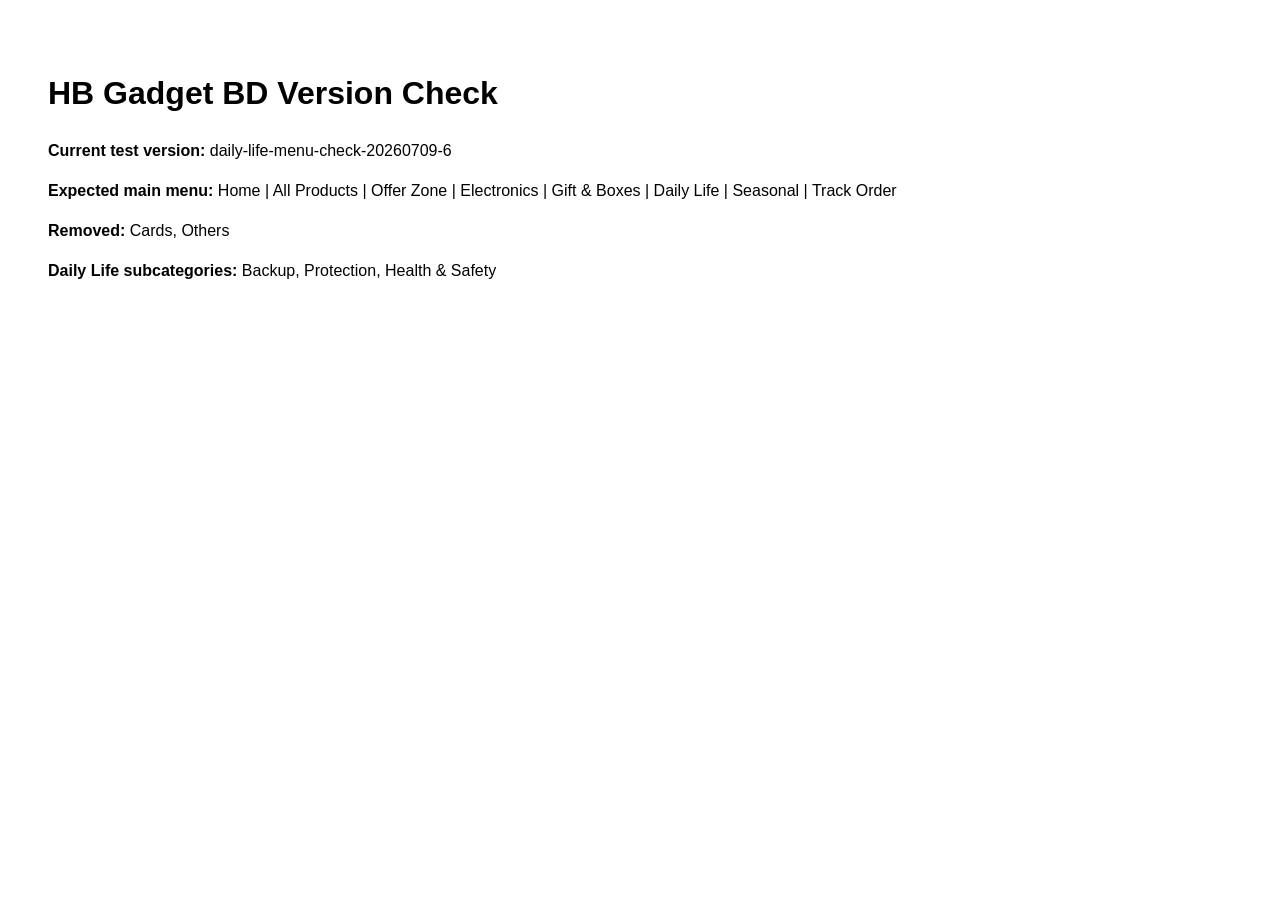
<file: version-check.html>
<!doctype html>
<html lang="en">
<head><meta charset="utf-8"><meta name="viewport" content="width=device-width, initial-scale=1"><title>HB Gadget BD Version Check</title></head>
<body style="font-family:Arial,sans-serif;padding:40px;line-height:1.5">
  <h1>HB Gadget BD Version Check</h1>
  <p><strong>Current test version:</strong> daily-life-menu-check-20260709-6</p>
  <p><strong>Expected main menu:</strong> Home | All Products | Offer Zone | Electronics | Gift & Boxes | Daily Life | Seasonal | Track Order</p>
  <p><strong>Removed:</strong> Cards, Others</p>
  <p><strong>Daily Life subcategories:</strong> Backup, Protection, Health & Safety</p>
</body>
</html>
</file>
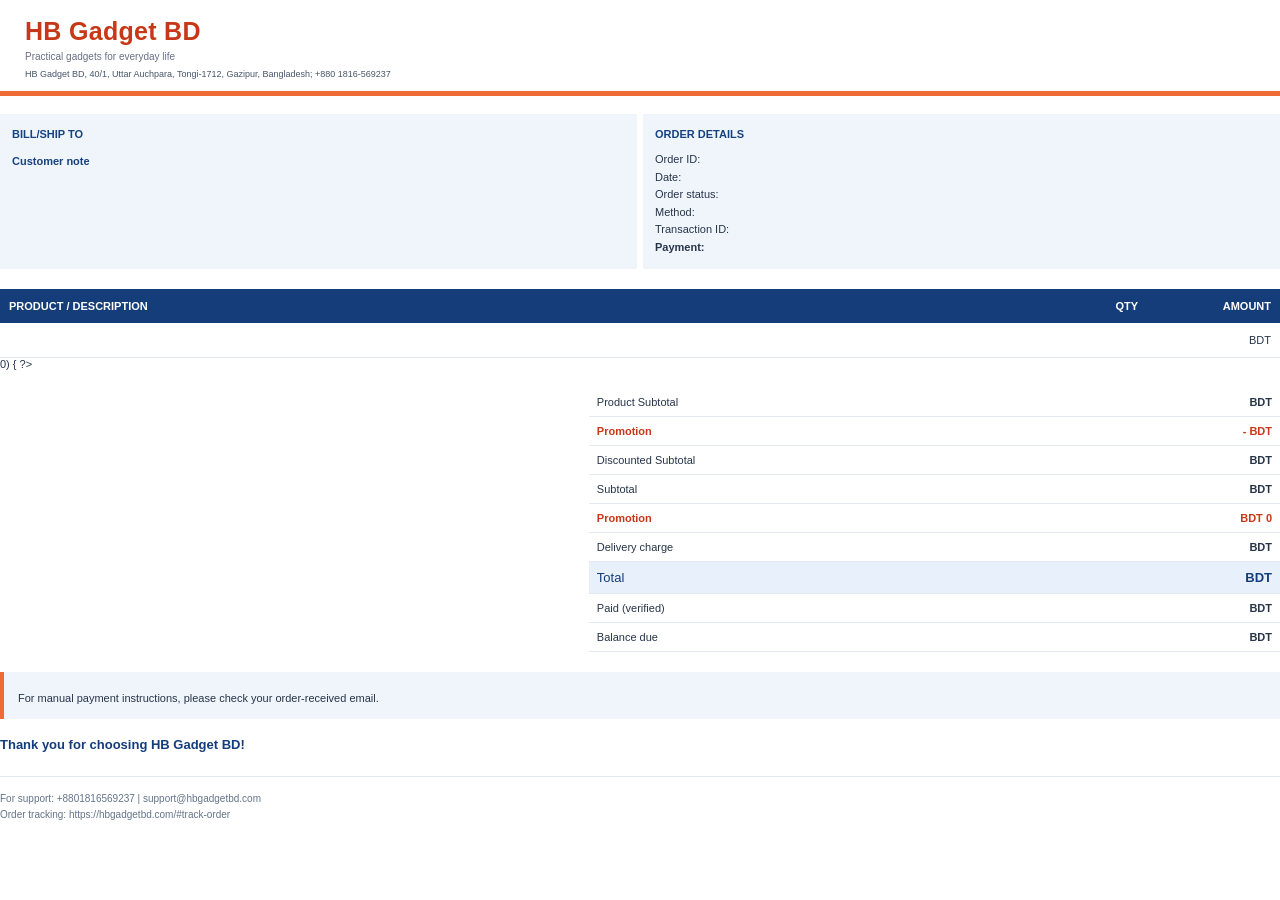
<file: integrations/google-apps-script/HB_Gadget_BD_Invoice_Template_UPDATED.html>
<!DOCTYPE html>
<html>
<head>
<meta charset="UTF-8">
<style>
  @page { size: A4; margin: 24pt; }
  body { font-family: Arial, sans-serif; font-size: 11px; color: #263449; margin: 0; }
  .masthead { background: #ffffff; color: #263449; padding: 16px 24px 8px; border-bottom: 5px solid #ee6b35; }
  .brand { font-size: 25px; font-weight: bold; letter-spacing: .3px; color: #C63818; }
  .sub { color: #687086; font-size: 10px; margin-top: 5px; }
  .business-address { color: #475569; font-size: 9px; margin-top: 6px; line-height: 1.5; }
  .invoice-name { text-align: right; color: #A77761; font-weight: bold; font-size: 20px; }
  .invoice-tag { text-align: right; font-size: 10px; margin-top: 4px; color: #64748b; }
  table { width: 100%; border-collapse: collapse; }
  .info { margin: 18px 0 20px; }
  .info td { padding: 12px; vertical-align: top; width: 50%; background: #f0f5fc; line-height: 1.6; }
  .info td:first-child { border-right: 6px solid #ffffff; }
  .label { font-weight: bold; color: #16427f; }
  .line { margin-top: 14px; }
  .line th { padding: 11px 9px; background: #153d79; color: white; text-align: left; }
  .line td { border-bottom: 1px solid #e1e6ef; padding: 11px 9px; }
  .totals { margin: 18px 0 0 auto; width: 54%; }
  .totals td { padding: 8px; border-bottom: 1px solid #e3e8f1; }
  .totals td:last-child { font-weight: bold; text-align: right; }
  .total { background: #e8f0fb; font-size: 13px; color: #143d7c; }
  .promo-discount td { color: #C63818; font-weight: bold; }
  .discounted-subtotal td { color: #263449; }
  .status { padding: 12px 14px; background: #f0f5fc; border-left: 4px solid #ee6b35; margin-top: 20px; line-height: 1.6; }
  .foot { border-top: 1px solid #e2e8f0; margin-top: 24px; padding-top: 14px; color: #64748b; font-size: 10px; line-height: 1.6; }
  .thanks { color: #143d7c; font-weight: bold; font-size: 13px; margin-top: 18px; }
  .customer-note { white-space: pre-wrap; overflow-wrap: anywhere; word-break: break-word; margin-top: 4px; }
</style>
</head>
<body>
  <div class="masthead">
    <table><tr>
      <td><div class="brand">HB Gadget BD</div><div class="sub">Practical gadgets for everyday life</div><div class="business-address">HB Gadget BD, 40/1, Uttar Auchpara, Tongi-1712, Gazipur, Bangladesh; +880 1816-569237</div></td>
      <td><div class="invoice-name"><?= data.phase === 'received' ? 'ORDER RECEIVED INVOICE' : data.phase === 'confirmed' ? 'ORDER CONFIRMED INVOICE' : 'FINAL INVOICE' ?></div>
      <div class="invoice-tag"><?= data.phase === 'received' ? 'ORDER RECEIVED' : data.phase === 'confirmed' ? 'ORDER CONFIRMED' : 'DELIVERED / PAID' ?></div></td>
    </tr></table>
  </div>
  <table class="info"><tr>
    <td><div class="label">BILL/SHIP TO</div>
      <div style="margin-top:8px"><?= data.customer ?></div>
      <div><?= data.phone ?></div><div><?= data.email ?></div>
      <div><?= data.address ?></div><div><?= data.area ?></div>
      <? if (data.customerNote !== '') { ?>
      <div class="label" style="margin-top:10px">Customer note</div>
      <div class="customer-note"><?= data.customerNote ?></div>
      <? } ?>
    </td>
    <td><div class="label">ORDER DETAILS</div>
      <div style="margin-top:8px">Order ID: <b><?= data.id ?></b></div>
      <div>Date: <?= data.date ?></div>
      <div>Order status: <?= data.status ?></div>
      <div>Method: <?= data.paymentMethod ?></div>
      <? if (data.transactionId) { ?><div>Transaction ID: <?= data.transactionId ?></div><? } ?>
      <div><b>Payment: <?= data.paymentStatus ?></b></div>
    </td>
  </tr></table>
  <table class="line">
    <thead><tr><th>PRODUCT / DESCRIPTION</th><th style="width:52px;text-align:right">QTY</th><th style="width:115px;text-align:right">AMOUNT</th></tr></thead>
    <tbody>
      <? for (var i = 0; i < data.items.length; i++) { ?>
      <tr><td><?= data.items[i].name ?></td><td style="text-align:right"><?= data.items[i].qty ?></td>
        <td style="text-align:right">BDT <?= data.items[i].amount.toLocaleString('en-US') ?></td></tr>
      <? } ?>
    </tbody>
  </table>
  <? // Promotion details are stored in invoice item names by the checkout API.
     // Use the existing net Subtotal from Orders and reconstruct the original
     // price for display only. Do not change payment or accounting amounts.
     var invoicePromoCode = '';
     var invoicePromoDiscount = 0;
     var promoEligible = true;
     for (var pi = 0; pi < data.items.length; pi++) {
       var promoItem = data.items[pi];
       var promoMatch = String(promoItem.name || '').match(/\(([A-Z][A-Z0-9_-]{1,39}): BDT ([0-9]+(?:\.[0-9]+)?) off\/unit\)/);
       if (!promoMatch) continue;
       if (invoicePromoCode && invoicePromoCode !== promoMatch[1]) { promoEligible = false; break; }
       var promoQty = Number(promoItem.qty);
       var promoUnitAmount = Number(promoMatch[2]);
       if (!Number.isInteger(promoQty) || promoQty < 1 ||
           !Number.isFinite(promoUnitAmount) || promoUnitAmount <= 0) {
         promoEligible = false; break;
       }
       invoicePromoCode = promoMatch[1];
       invoicePromoDiscount += promoQty * promoUnitAmount;
     }
     if (!promoEligible || !Number.isFinite(invoicePromoDiscount) ||
         invoicePromoDiscount <= 0 || !Number.isFinite(Number(data.subtotal))) {
       invoicePromoCode = '';
       invoicePromoDiscount = 0;
     }
     var invoiceOriginalSubtotal = Number(data.subtotal) + invoicePromoDiscount;
  ?>
  <table class="totals">
    <? if (invoicePromoDiscount > 0) { ?>
    <tr><td>Product Subtotal</td><td>BDT <?= invoiceOriginalSubtotal.toLocaleString('en-US') ?></td></tr>
    <tr class="promo-discount"><td>Promotion</td><td>- BDT <?= invoicePromoDiscount.toLocaleString('en-US') ?></td></tr>
    <tr class="discounted-subtotal"><td>Discounted Subtotal</td><td>BDT <?= data.subtotal.toLocaleString('en-US') ?></td></tr>
    <? } else { ?>
    <tr><td>Subtotal</td><td>BDT <?= data.subtotal.toLocaleString('en-US') ?></td></tr>
    <tr class="promo-discount"><td>Promotion</td><td>BDT 0</td></tr>
    <? } ?>
    <tr><td>Delivery charge</td><td>BDT <?= data.shipping.toLocaleString('en-US') ?></td></tr>
    <tr class="total"><td>Total</td><td>BDT <?= data.total.toLocaleString('en-US') ?></td></tr>
    <tr><td>Paid (verified)</td><td>BDT <?= data.paid.toLocaleString('en-US') ?></td></tr>
    <tr><td>Balance due</td><td>BDT <?= data.due.toLocaleString('en-US') ?></td></tr>
  </table>
  <div class="status"><strong><?= data.paymentStatus ?></strong><div><?= data.note ?></div>
    <? if (data.phase === 'received' && (data.paymentMethod === 'bKash' || data.paymentMethod === 'Nagad')) { ?>
      <div style="margin-top:6px">For manual payment instructions, please check your order-received email.</div>
    <? } ?>
  </div>
  <div class="thanks">Thank you for choosing HB Gadget BD!</div>
  <div class="foot">
    For support: +8801816569237 | support@hbgadgetbd.com<br>
    Order tracking: https://hbgadgetbd.com/#track-order<br>
    <?= data.phase === 'delivered' ? 'Order delivered; payment recorded as paid.' : 'Prepaid funds are acknowledged only after verification by our support team.' ?>
  </div>
</body>
</html>
</file>
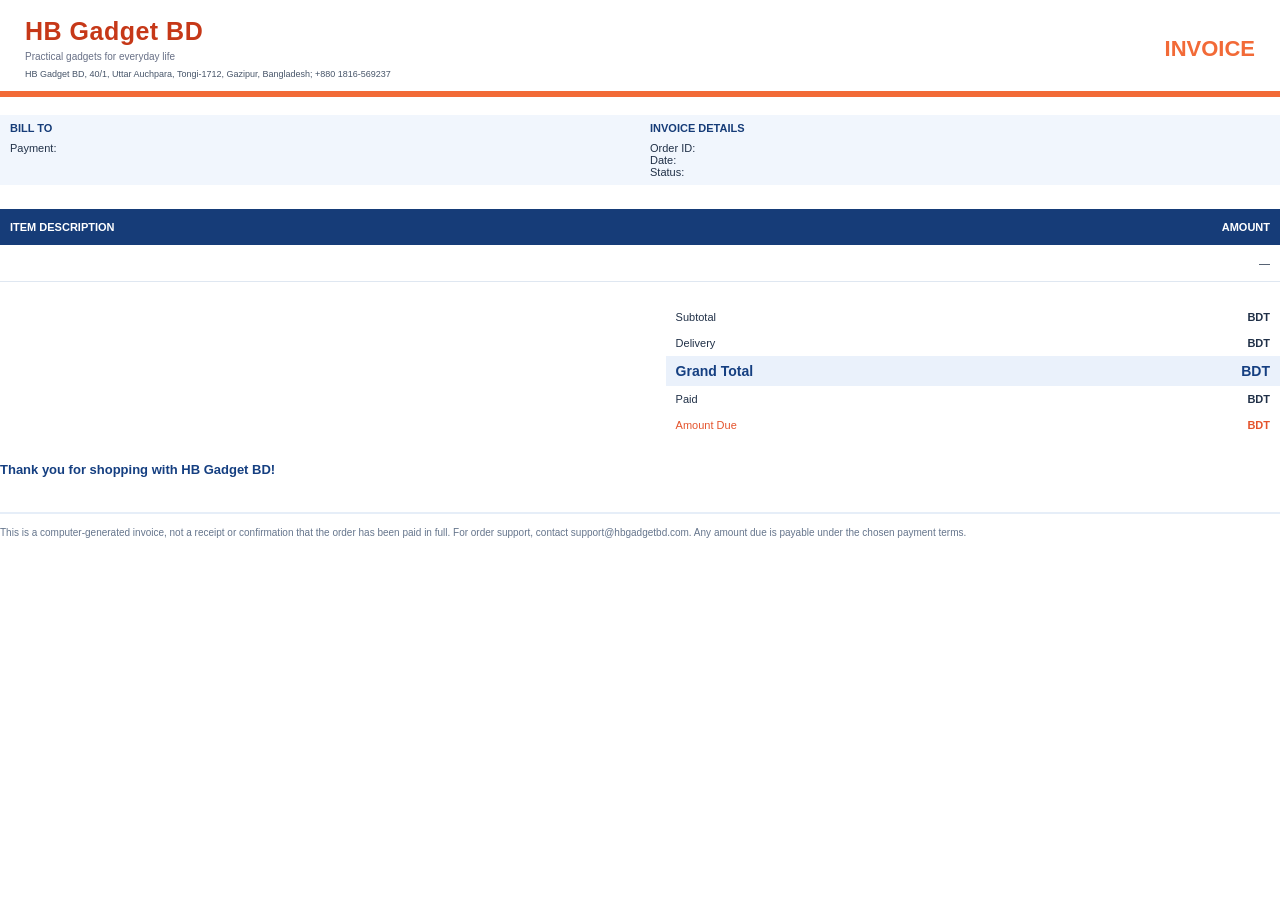
<file: integrations/google-apps-script/HBInvoiceTemplate.html>
<!DOCTYPE html>
<html>
<head>
<meta charset="UTF-8">
<style>
  @page { size:A4; margin: 24pt; }
  body { font-family: Arial, sans-serif; font-size: 11px; color:#203047; margin:0; }
  .header { background:#ffffff; color:#263449; padding:16px 24px 8px; border-bottom:6px solid #F26A37; }
  .brand { font-size:25px; font-weight:bold; letter-spacing:.5px; color:#C63818; }
  .sub { font-size:10px; color:#687086; margin-top:5px; }
  .business-address { font-size:9px; color:#475569; margin-top:6px; line-height:1.5; }
  .invoice-title { font-size:22px; font-weight:bold; color:#F26A37; text-align:right; }
  table { border-collapse:collapse; width:100%; }
  .info { margin-top:18px; margin-bottom:24px; }
  .info td { width:50%; padding:7px 10px; vertical-align:top; background:#F1F6FD; }
  .info strong { color:#163C78; }
  .line th { padding:12px 10px; background:#163C78; color:white; text-align:left; font-size:11px; }
  .line td { border-bottom:1px solid #DFE7F1; padding:12px 10px; }
  .totals { width:48%; margin:22px 0 0 auto; }
  .totals td { padding:7px 10px; }
  .totals td:last-child { text-align:right; font-weight:bold; }
  .total { background:#EAF1FB; color:#153F81; font-weight:bold; font-size:14px; }
  .due { color:#E4532C; }
  .footer { border-top:2px solid #E6EEF8; margin-top:35px; padding-top:13px; font-size:10px; color:#65758C; }
  .thanks { color:#153F81; font-size:13px; font-weight:bold; margin-top:24px; }
</style>
</head>
<body>
  <div class="header">
    <table><tr>
      <td><div class="brand">HB Gadget BD</div><div class="sub">Practical gadgets for everyday life</div><div class="business-address">HB Gadget BD, 40/1, Uttar Auchpara, Tongi-1712, Gazipur, Bangladesh; +880 1816-569237</div></td>
      <td class="invoice-title">INVOICE</td>
    </tr></table>
  </div>
  <table class="info"><tr>
    <td><strong>BILL TO</strong><div style="margin-top:8px"><?= data.customerName ?></div><div>Payment: <?= data.paymentMethod ?></div></td>
    <td><strong>INVOICE DETAILS</strong><div style="margin-top:8px">Order ID: <b><?= data.orderId ?></b></div>
      <div>Date: <?= data.date ?></div><div>Status: <?= data.status ?></div></td>
  </tr></table>
  <table class="line">
    <thead><tr><th>ITEM DESCRIPTION</th><th style="width:75px;text-align:right">AMOUNT</th></tr></thead>
    <tbody>
    <? for(var i=0;i<data.items.length;i++) { ?>
      <tr><td><?= data.items[i] ?></td><td style="text-align:right">—</td></tr>
    <? } ?>
    </tbody>
  </table>
  <table class="totals">
    <tr><td>Subtotal</td><td>BDT <?= data.subtotal.toLocaleString('en-US') ?></td></tr>
    <tr><td>Delivery</td><td>BDT <?= data.deliveryCharge.toLocaleString('en-US') ?></td></tr>
    <tr class="total"><td>Grand Total</td><td>BDT <?= data.total.toLocaleString('en-US') ?></td></tr>
    <tr><td>Paid</td><td>BDT <?= data.paid.toLocaleString('en-US') ?></td></tr>
    <tr class="due"><td>Amount Due</td><td>BDT <?= data.due.toLocaleString('en-US') ?></td></tr>
  </table>
  <div class="thanks">Thank you for shopping with HB Gadget BD!</div>
  <div class="footer">This is a computer-generated invoice, not a receipt or confirmation that the order has been paid in full.
  For order support, contact support@hbgadgetbd.com. Any amount due is payable under the chosen payment terms.</div>
</body>
</html>
</file>
<file: assets/css/styles.css>
:root {
  --bg: #f7f8fb;
  --surface: #ffffff;
  --surface-soft: #f0f4ff;
  --primary: #ef4b23;
  --primary-dark: #c63818;
  --ink: #182033;
  --muted: #687086;
  --line: #e4e8f0;
  --accent: #143d8f;
  --accent-soft: #e8efff;
  --shadow: 0 20px 45px rgba(24, 32, 51, 0.09);
  --radius: 18px;
}

* { box-sizing: border-box; }
html { scroll-behavior: smooth; }
body {
  margin: 0;
  font-family: Inter, ui-sans-serif, system-ui, -apple-system, BlinkMacSystemFont, "Segoe UI", sans-serif;
  color: var(--ink);
  background: var(--bg);
}
a { color: inherit; text-decoration: none; }
button, input { font: inherit; }
.container { width: min(1180px, calc(100% - 32px)); margin: 0 auto; }
.topbar { background: #111827; color: #fff; font-size: 13px; }
.topbar__inner { min-height: 38px; display: flex; align-items: center; justify-content: space-between; gap: 12px; flex-wrap: wrap; }
.site-header { position: sticky; top: 0; z-index: 20; background: rgba(255,255,255,0.96); backdrop-filter: blur(14px); border-bottom: 1px solid var(--line); }
.header__inner { min-height: 82px; display: grid; grid-template-columns: auto 1fr auto; gap: 20px; align-items: center; }
.brand { display: inline-flex; align-items: center; gap: 12px; min-width: max-content; }
.brand__mark { display: grid; place-items: center; width: 46px; height: 46px; border-radius: 14px; background: linear-gradient(135deg, var(--primary), #ffb000); color: #fff; font-weight: 900; letter-spacing: -1px; box-shadow: 0 12px 25px rgba(239,75,35,0.25); }
.brand strong { display: block; font-size: 22px; line-height: 1; }
.brand small { color: var(--muted); font-size: 12px; }
.search { display: flex; background: #fff; border: 1px solid var(--line); border-radius: 999px; overflow: hidden; box-shadow: 0 8px 22px rgba(24,32,51,0.05); }
.search input { width: 100%; min-width: 160px; border: 0; outline: 0; padding: 13px 16px; }
.search button, .cart-button { border: 0; cursor: pointer; font-weight: 700; }
.search button { background: var(--accent); color: #fff; padding: 0 22px; }
.cart-button { background: var(--surface-soft); color: var(--accent); border-radius: 999px; padding: 12px 16px; border: 1px solid #d6e1ff; }
.cart-button span { display: inline-grid; place-items: center; min-width: 22px; height: 22px; margin-left: 4px; border-radius: 50%; background: var(--primary); color: #fff; font-size: 12px; }
.category-nav { border-top: 1px solid var(--line); }
.category-nav__inner { display: flex; gap: 10px; padding: 11px 0; overflow-x: auto; }
.category-pill { border: 1px solid var(--line); background: #fff; color: var(--muted); border-radius: 999px; padding: 9px 14px; white-space: nowrap; cursor: pointer; }
.category-pill.active, .category-pill:hover { border-color: var(--primary); color: var(--primary); background: #fff2ed; }
.hero { background: radial-gradient(circle at top left, #fff0d7 0, transparent 34%), linear-gradient(135deg, #fff 0%, #eef4ff 100%); padding: 64px 0; overflow: hidden; }
.hero__grid { display: grid; grid-template-columns: minmax(0, 1.2fr) minmax(320px, 0.8fr); gap: 36px; align-items: center; }
.eyebrow { margin: 0 0 10px; color: var(--primary); font-weight: 800; text-transform: uppercase; letter-spacing: .08em; font-size: 12px; }
h1, h2, h3, p { margin-top: 0; }
h1 { font-size: clamp(38px, 6vw, 68px); line-height: .98; letter-spacing: -0.05em; margin-bottom: 20px; }
h2 { font-size: clamp(26px, 3vw, 38px); letter-spacing: -0.03em; margin-bottom: 12px; }
h3 { margin-bottom: 8px; }
.hero__text { color: var(--muted); font-size: 18px; max-width: 650px; line-height: 1.65; }
.hero__actions { display: flex; gap: 12px; flex-wrap: wrap; margin: 28px 0; }
.button { display: inline-flex; align-items: center; justify-content: center; min-height: 46px; padding: 0 18px; border-radius: 999px; border: 1px solid transparent; font-weight: 800; cursor: pointer; }
.button--primary { background: var(--primary); color: #fff; box-shadow: 0 14px 30px rgba(239,75,35,0.25); }
.button--primary:hover { background: var(--primary-dark); }
.button--ghost { background: #fff; color: var(--accent); border-color: #cfd9f5; }
.button--full { width: 100%; }
.trust-row { display: flex; gap: 10px; flex-wrap: wrap; color: var(--muted); font-weight: 700; }
.trust-row span { background: #fff; border: 1px solid var(--line); border-radius: 999px; padding: 8px 12px; }
.hero-card { position: relative; min-height: 430px; padding: 32px; border-radius: 32px; background: #111827; color: #fff; box-shadow: var(--shadow); overflow: hidden; }
.hero-card::before { content: ""; position: absolute; inset: -35%; background: radial-gradient(circle, rgba(255,176,0,.28), transparent 44%), radial-gradient(circle at 80% 80%, rgba(239,75,35,.45), transparent 42%); animation: pulse 8s ease-in-out infinite alternate; }
.hero-card h2, .hero-card p, .hero-card strong, .floating-badge, .gadget-orbit { position: relative; z-index: 1; }
.hero-card h2 { margin-top: 260px; }
.hero-card p { color: #cfd6e6; }
.hero-card strong { font-size: 24px; }
.floating-badge { display: inline-flex; padding: 9px 13px; border-radius: 999px; background: rgba(255,255,255,0.13); border: 1px solid rgba(255,255,255,0.22); }
.gadget-orbit { position: absolute; inset: 74px 26px auto 26px; height: 210px; }
.gadget-orbit span { position: absolute; display: grid; place-items: center; width: 82px; height: 82px; border-radius: 28px; background: rgba(255,255,255,0.13); border: 1px solid rgba(255,255,255,0.22); font-size: 38px; box-shadow: 0 20px 45px rgba(0,0,0,0.18); }
.gadget-orbit span:nth-child(1) { left: 5%; top: 20%; }
.gadget-orbit span:nth-child(2) { left: 40%; top: 0; }
.gadget-orbit span:nth-child(3) { right: 8%; top: 28%; }
.gadget-orbit span:nth-child(4) { left: 36%; bottom: 0; }
.feature-strip { display: grid; grid-template-columns: repeat(4, 1fr); gap: 14px; margin-top: -34px; position: relative; z-index: 5; }
.feature-strip article { background: #fff; border: 1px solid var(--line); border-radius: var(--radius); padding: 18px; display: flex; gap: 12px; align-items: center; box-shadow: var(--shadow); }
.feature-strip span { font-size: 26px; }
.feature-strip small { display: block; color: var(--muted); margin-top: 4px; }
.section { padding: 64px 0; }
.section__heading { margin-bottom: 24px; }
.section__heading--row { display: flex; justify-content: space-between; gap: 20px; align-items: end; }
.muted { color: var(--muted); }
.category-grid { display: grid; grid-template-columns: repeat(4, 1fr); gap: 18px; }
.category-card, .product-card, .info-grid article { background: #fff; border: 1px solid var(--line); border-radius: var(--radius); padding: 22px; box-shadow: 0 12px 32px rgba(24,32,51,0.05); }
.category-card span { font-size: 40px; }
.category-card p, .product-card p, .info-grid p, .info-grid li { color: var(--muted); line-height: 1.6; }
.product-grid { display: grid; grid-template-columns: repeat(4, 1fr); gap: 18px; }
.product-card { display: flex; flex-direction: column; overflow: hidden; padding: 0; }
.product-card__image { min-height: 190px; display: grid; place-items: center; background: linear-gradient(135deg, #fff7ed, #eef4ff); font-size: 64px; position: relative; }
.product-card__tag { position: absolute; left: 14px; top: 14px; background: #fff; color: var(--primary); font-weight: 800; border-radius: 999px; padding: 6px 10px; font-size: 12px; border: 1px solid #ffd2c5; }
.product-card__body { padding: 18px; display: flex; flex-direction: column; flex: 1; }
.product-card__category { color: var(--accent); font-weight: 800; font-size: 12px; text-transform: uppercase; letter-spacing: .06em; }
.product-card h3 { font-size: 18px; margin: 8px 0; }
.product-card p { font-size: 14px; }
.product-card__bottom { margin-top: auto; display: flex; align-items: center; justify-content: space-between; gap: 10px; }
.price { color: var(--primary); font-size: 20px; font-weight: 900; }
.add-cart { border: 0; border-radius: 999px; padding: 10px 14px; background: var(--accent); color: #fff; font-weight: 800; cursor: pointer; }
.add-cart:hover { filter: brightness(.94); }
.promo-section { padding: 30px 0 70px; }
.promo-card { display: flex; justify-content: space-between; gap: 30px; align-items: center; padding: 34px; border-radius: 28px; background: linear-gradient(135deg, #132f6c, #111827); color: #fff; box-shadow: var(--shadow); }
.promo-card p:not(.eyebrow) { color: #d8e0ef; }
.info-grid { display: grid; grid-template-columns: 1fr 1fr; gap: 20px; }
.cart-panel { position: fixed; top: 0; right: 0; width: min(430px, 100%); height: 100dvh; background: #fff; z-index: 60; transform: translateX(100%); transition: transform .25s ease; display: flex; flex-direction: column; box-shadow: -20px 0 55px rgba(24,32,51,0.18); }
.cart-panel.is-open { transform: translateX(0); }
.cart-panel__header { padding: 20px; border-bottom: 1px solid var(--line); display: flex; justify-content: space-between; align-items: center; }
.cart-panel__header h2 { margin: 0; }
.cart-panel__header button { width: 38px; height: 38px; border: 1px solid var(--line); border-radius: 50%; background: #fff; cursor: pointer; font-size: 24px; }
.cart-items { padding: 16px 20px; overflow: auto; flex: 1; }
.cart-item { display: grid; grid-template-columns: auto 1fr auto; gap: 12px; align-items: center; padding: 14px 0; border-bottom: 1px solid var(--line); }
.cart-item__icon { width: 52px; height: 52px; display: grid; place-items: center; border-radius: 16px; background: var(--surface-soft); font-size: 26px; }
.cart-item h3 { font-size: 15px; margin: 0 0 4px; }
.cart-item small { color: var(--muted); }
.qty { display: flex; align-items: center; gap: 8px; }
.qty button { width: 26px; height: 26px; border-radius: 50%; border: 1px solid var(--line); background: #fff; cursor: pointer; }
.cart-summary { padding: 18px 20px 22px; border-top: 1px solid var(--line); display: grid; gap: 12px; }
.cart-summary div { display: flex; justify-content: space-between; font-size: 18px; }
.cart-summary small { color: var(--muted); }
.overlay { position: fixed; inset: 0; background: rgba(17,24,39,0.42); z-index: 50; opacity: 0; pointer-events: none; transition: opacity .25s ease; }
.overlay.is-open { opacity: 1; pointer-events: auto; }
.site-footer { background: #111827; color: #fff; padding: 54px 0 18px; }
.footer__grid { display: grid; grid-template-columns: 1.3fr 1fr .7fr; gap: 30px; }
.site-footer p, .site-footer a, .site-footer small { color: #c7cfdd; }
.site-footer a { display: block; margin: 8px 0; }
.brand--footer { margin-bottom: 14px; }
.copyright { margin-top: 34px; padding-top: 18px; border-top: 1px solid rgba(255,255,255,0.12); color: #9da7b8; font-size: 14px; }
.empty { text-align: center; color: var(--muted); padding: 38px 12px; }

@keyframes pulse { to { transform: scale(1.05) rotate(2deg); } }

@media (max-width: 980px) {
  .header__inner { grid-template-columns: 1fr auto; }
  .search { grid-column: 1 / -1; order: 3; }
  .hero__grid, .info-grid { grid-template-columns: 1fr; }
  .feature-strip, .category-grid, .product-grid { grid-template-columns: repeat(2, 1fr); }
}
@media (max-width: 640px) {
  .topbar__inner { justify-content: center; text-align: center; }
  .header__inner { gap: 12px; }
  .brand strong { font-size: 18px; }
  .brand__mark { width: 40px; height: 40px; }
  .hero { padding: 42px 0; }
  .hero-card { min-height: 360px; }
  .hero-card h2 { margin-top: 210px; }
  .feature-strip, .category-grid, .product-grid, .footer__grid { grid-template-columns: 1fr; }
  .section__heading--row, .promo-card { align-items: start; flex-direction: column; }
  .search button { padding: 0 14px; }
}

/* Show the actual sale price beside the crossed-out regular price. */
.price-group { display: inline-flex; flex-wrap: wrap; align-items: baseline; gap: 7px; line-height: 1.25; }
.price-group .sale-price { color: var(--primary); white-space: nowrap; }
.price-group .regular-price { color: #718096; font-size: 14px; font-weight: 650; text-decoration: line-through; white-space: nowrap; }
.product-detail-price .price-group .regular-price { font-size: 16px; }
</file>
<file: assets/css/product-page.css>
:root {
  --bg: #f7f8fb;
  --surface: #ffffff;
  --line: #e4e8f0;
  --ink: #182033;
  --muted: #687086;
  --primary: #ef4b23;
  --accent: #143d8f;
  --brown: #8b3f1f;
  --shadow: 0 20px 45px rgba(24, 32, 51, 0.09);
}

* { box-sizing: border-box; }
body {
  margin: 0;
  font-family: Inter, ui-sans-serif, system-ui, -apple-system, BlinkMacSystemFont, "Segoe UI", sans-serif;
  color: var(--ink);
  background: var(--bg);
  font-size: 16px;
}
a { color: inherit; text-decoration: none; }
button { font: inherit; }
.container { width: min(1180px, calc(100% - 32px)); margin: 0 auto; }

.product-page-main { padding: 26px 0 44px; }
.product-layout {
  display: grid;
  grid-template-columns: 220px minmax(0, 1fr) 250px;
  gap: 16px;
  align-items: start;
}

.side-column, .related-column, .main-product-card {
  background: #fff;
  border: 1px solid var(--line);
  border-radius: 20px;
  box-shadow: 0 12px 32px rgba(24,32,51,.05);
}
.side-column, .related-column { padding: 14px; position: sticky; top: 154px; }
.side-column h2, .related-column h2 {
  margin: 0 0 12px;
  font-size: 20px;
  line-height: 1.18;
  letter-spacing: -0.02em;
  font-weight: 800;
}

.ad-card {
  border-radius: 18px;
  padding: 16px;
  margin-bottom: 12px;
  color: #fff;
  background: linear-gradient(135deg, var(--primary), #111827);
}
.ad-card--light { background: linear-gradient(135deg, #fff4ec, #eef4ff); color: var(--ink); border: 1px solid var(--line); }
.ad-card strong { display: block; font-size: 16px; line-height: 1.25; margin-bottom: 8px; font-weight: 800; }
.ad-card p { margin: 0 0 12px; color: inherit; opacity: .9; line-height: 1.55; font-size: 14px; }
.ad-card a { display: inline-flex; padding: 8px 11px; border-radius: 999px; background: #fff; color: var(--primary); font-weight: 800; font-size: 14px; }
.ad-card--light a { background: var(--primary); color: #fff; }

.main-product-card { padding: 16px; }
.breadcrumb { color: var(--muted); font-size: 13px; margin-bottom: 12px; }
.product-hero {
  display: grid;
  grid-template-columns: minmax(0, 1fr) minmax(260px, .82fr);
  gap: 18px;
  align-items: start;
}
.gallery-box { border: 1px solid var(--line); border-radius: 20px; background: #f8fafc; padding: 12px; }
.main-image-wrap {
  min-height: 380px;
  display: grid;
  place-items: center;
  background: #fff;
  border-radius: 16px;
  overflow: hidden;
  position: relative;
}
.main-image-wrap img { width: 100%; height: 380px; object-fit: contain; display: block; }
.gallery-arrow {
  position: absolute;
  top: 50%;
  transform: translateY(-50%);
  width: 40px;
  height: 40px;
  border: 0;
  border-radius: 999px;
  color: #fff;
  background: rgba(15,23,42,.72);
  font-size: 25px;
  cursor: pointer;
}
.gallery-arrow--prev { left: 12px; }
.gallery-arrow--next { right: 12px; }
.thumbs { display: flex; gap: 8px; overflow-x: auto; padding-top: 12px; }
.thumbs button { flex: 0 0 68px; height: 58px; border: 1px solid var(--line); border-radius: 12px; background: #fff; padding: 3px; cursor: pointer; }
.thumbs button.active { border-color: var(--primary); box-shadow: 0 0 0 3px rgba(239,75,35,.14); }
.thumbs img { width: 100%; height: 100%; object-fit: cover; border-radius: 9px; }

.product-info .category-label { color: var(--accent); font-weight: 800; font-size: 12px; text-transform: uppercase; letter-spacing: .06em; }
.product-info h1 {
  font-size: clamp(24px, 2.1vw, 30px);
  line-height: 1.15;
  letter-spacing: -0.03em;
  margin: 8px 0 10px;
  font-weight: 800;
}
.product-description { color: var(--muted); line-height: 1.6; font-size: 15px; }
.stats-row { display: flex; flex-wrap: wrap; gap: 8px; margin: 12px 0; }
.stats-row span { border: 1px solid var(--line); background: #f8fafc; color: var(--accent); border-radius: 999px; padding: 6px 9px; font-weight: 800; font-size: 12px; }
.price-panel { background: #fff7f4; color: var(--primary); border-radius: 16px; padding: 14px; font-size: 24px; font-weight: 900; margin: 14px 0; }
.price-panel small { display: block; color: var(--muted); font-size: 12px; font-weight: 700; margin-top: 4px; }
.action-row { display: grid; grid-template-columns: 1fr 1fr; gap: 10px; }
.action-row button { min-height: 46px; border: 0; border-radius: 999px; color: #fff; font-weight: 800; cursor: pointer; }
.add-cart { background: var(--accent); }
.order-now { background: var(--primary); }

.section-box { border-top: 1px solid var(--line); margin-top: 20px; padding-top: 18px; }
.section-box h2 { margin: 0 0 12px; font-size: 22px; line-height: 1.2; font-weight: 800; letter-spacing: -0.02em; }
.detail-list { display: grid; gap: 8px; padding: 0; margin: 0; list-style: none; }
.detail-list li { background: #f8fafc; border: 1px solid var(--line); border-radius: 12px; padding: 10px 12px; font-size: 14px; line-height: 1.55; }
.review-grid { display: grid; grid-template-columns: repeat(3, 1fr); gap: 10px; }
.review-card { background: #f8fafc; border: 1px solid var(--line); border-radius: 14px; padding: 12px; }
.review-card strong { display: block; font-size: 20px; color: var(--primary); font-weight: 900; }
.review-card span { font-size: 14px; color: var(--muted); }

.related-list { display: grid; gap: 10px; }
.related-item { display: grid; grid-template-columns: 64px 1fr; gap: 10px; border: 1px solid var(--line); border-radius: 14px; padding: 8px; background: #fff; cursor: pointer; }
.related-item img, .related-icon { width: 64px; height: 64px; object-fit: cover; border-radius: 12px; background: #f8fafc; display: grid; place-items: center; font-size: 24px; }
.related-item h3 { font-size: 14px; line-height: 1.25; margin: 2px 0 4px; font-weight: 800; }
.related-item p { margin: 0; color: var(--primary); font-weight: 900; font-size: 14px; }
.empty { padding: 24px; color: var(--muted); }

@media (max-width: 1060px) {
  .product-layout { grid-template-columns: 1fr; }
  .side-column, .related-column { position: static; }
  .product-hero { grid-template-columns: 1fr; }
  .side-column { order: 3; }
  .related-column { order: 2; }
}

@media (max-width: 640px) {
  .main-product-card { padding: 12px; border-radius: 18px; }
  .main-image-wrap { min-height: 280px; }
  .main-image-wrap img { height: 280px; }
  .action-row, .review-grid { grid-template-columns: 1fr; }
  .product-info h1 { font-size: 24px; }
  .side-column h2, .related-column h2, .section-box h2 { font-size: 20px; }
}
/* UX revision: product tabs, support action, cart consistency */
.ad-card button[data-contact-panel] {display:inline-flex;cursor:pointer;border:0;padding:9px 13px;border-radius:99px;background:var(--primary);color:#fff;font-weight:800}
.hb-product-tabs {display:flex;gap:10px;flex-wrap:wrap;border-bottom:1px solid var(--line);padding-bottom:12px;margin-bottom:18px}
.hb-product-tabs button {border:1px solid #cbd7e9;background:#f4f7fb;color:#214474;border-radius:12px;padding:12px 16px;cursor:pointer;font-weight:800}
.hb-product-tabs button[aria-selected="true"] {background:var(--accent);border-color:var(--accent);color:#fff}
.hb-review-section {margin:18px 0;border-top:1px solid var(--line);padding-top:16px}
.hb-review-section h3 {margin:0 0 12px;color:#17263f;font-size:17px}
.hb-review-empty {background:#f8fafc;border:1px dashed #d7e0ef;padding:16px;border-radius:12px;color:#60718c}
.hb-review-entry {background:#f8fafc;border:1px solid #e0e7f1;padding:14px;border-radius:12px;margin-bottom:10px}
.hb-review-entry span {margin-left:10px;color:#d97706}
.hb-review-entry p {margin:8px 0 0}
.hb-review-video {display:inline-flex;gap:8px;margin:4px 8px 4px 0;border-radius:10px;padding:11px 14px;background:#fef1ee;color:#ba361f;font-weight:800}
.hb-review-support {border:0;background:#e8f0ff;color:#174b9e;border-radius:10px;padding:7px 12px;font-weight:800;cursor:pointer}
#cartPanel .cart-item h3{font-size:14px}
#cartPanel .cart-summary{margin-top:auto}
#cartPanel {z-index:90}
#overlay {z-index:80}
#hbProductReviewsPanel[hidden],#hbProductDetailsPanel[hidden] {display:none}

/* Tutorials tab only: no repeated rating/review/sales cards or unnecessary separator. */
.hb-tutorials-section { margin-top: 0; padding-top: 0; border-top: 0; }


/* Product 1: preserve original PNG photos; use responsive square visual crops only. */
.gallery-box--square .main-image-wrap { aspect-ratio: 1 / 1; min-height: 0; }
.gallery-box--square .main-image-wrap img {
  position: absolute; inset: 0; width: 100%; height: 100%; object-fit: cover;
}
.gallery-box--square .thumbs button { flex: 0 0 64px; height: 64px; }
img[src*="mg-mini-dc-ups-10000mah-gallery-1.png"] { object-position: 50% 28%; }
img[src*="mg-mini-dc-ups-10000mah-gallery-2.png"] { object-position: 50% 24%; }
img[src*="mg-mini-dc-ups-10000mah-gallery-3.png"] { object-position: 50% 50%; }
img[src*="mg-mini-dc-ups-10000mah-gallery-4.png"] { object-position: 50% 47%; }
</file>
<file: assets/css/product-page-header-match.css>
.site-header {
  background: rgba(255, 255, 255, 0.96);
  border-bottom: 1px solid var(--line);
  position: sticky;
  top: 0;
  z-index: 50;
  backdrop-filter: blur(14px);
}

.header__inner.marketplace-header {
  display: grid;
  grid-template-columns: auto minmax(240px, 1fr) auto;
  align-items: center;
  gap: 20px;
  min-height: 82px;
  padding: 0;
}

.marketplace-header .brand-logo-link {
  display: inline-flex;
  align-items: center;
  min-width: 220px;
}

.marketplace-header .brand-logo-image {
  display: block;
  width: 238px;
  max-width: 40vw;
  height: auto;
  max-height: none;
}

.marketplace-header .search {
  width: 100%;
  max-width: none;
  justify-self: stretch;
}

.marketplace-header .header-actions {
  display: flex;
  align-items: center;
  justify-content: flex-end;
  gap: 10px;
  flex-wrap: nowrap;
}

.marketplace-header .hotline-chip,
.marketplace-header .cart-button,
.marketplace-header .account-button {
  min-height: auto;
  display: inline-flex;
  align-items: center;
  justify-content: center;
  border-radius: 999px;
  border: 1px solid var(--line);
  background: #ffffff;
  color: var(--accent);
  font-size: 16px;
  font-weight: 800;
  white-space: nowrap;
  padding: 12px 16px;
  box-shadow: 0 8px 22px rgba(24, 32, 51, 0.04);
}

.marketplace-header .cart-button {
  background: #eef4ff;
  border-color: #d6e1ff;
  gap: 6px;
  cursor: pointer;
}

.marketplace-header .cart-button span {
  min-width: 22px;
  height: 22px;
  display: inline-grid;
  place-items: center;
  border-radius: 999px;
  background: var(--primary);
  color: #ffffff;
  font-size: 12px;
  font-weight: 900;
}

.marketplace-header .cart-button strong {
  font-size: 16px;
  font-weight: 800;
  color: var(--accent);
}

.marketplace-header .account-button {
  flex-direction: column;
  line-height: 1.05;
  text-align: center;
}

.marketplace-header .account-button small {
  display: block;
  font-size: 10px;
  color: var(--muted);
  font-weight: 700;
}

.category-nav--nested {
  background: #ffffff;
  border-top: 1px solid var(--line);
  border-bottom: 1px solid var(--line);
}

.category-nav--nested .category-nav__inner {
  min-height: auto;
  display: flex;
  align-items: center;
  justify-content: center;
  gap: 10px;
  overflow-x: auto;
  padding: 11px 0;
}

.category-nav--nested .category-pill {
  display: inline-flex;
  align-items: center;
  justify-content: center;
  min-height: auto;
  border-radius: 999px;
  border: 1px solid var(--line);
  background: #ffffff;
  color: #687086;
  padding: 9px 14px;
  font-size: 16px;
  font-weight: 700;
  white-space: nowrap;
}

.category-nav--nested .category-pill.active,
.category-nav--nested .category-pill:hover,
.category-nav--nested .category-pill:focus-visible {
  background: #8b3f1f !important;
  border-color: #8b3f1f !important;
  color: #ffffff !important;
}

.product-page-main {
  padding-top: 26px;
}

.side-column,
.related-column {
  top: 154px;
}

@media (max-width: 1120px) {
  .header__inner.marketplace-header {
    grid-template-columns: 1fr;
    gap: 10px;
    min-height: auto;
    padding: 10px 0 12px;
  }

  .marketplace-header .brand-logo-link {
    min-width: 0;
  }

  .marketplace-header .brand-logo-image {
    width: 210px;
    max-width: 52vw;
  }

  .marketplace-header .header-actions {
    width: 100%;
    justify-content: stretch;
    display: grid;
    grid-template-columns: minmax(70px,1fr) minmax(105px,1.2fr) minmax(80px,1fr) 38px;
    gap: 8px;
  }

  .side-column,
  .related-column {
    top: auto;
  }
}

@media (max-width: 640px) {
  .marketplace-header .brand-logo-image {
    width: 168px;
    max-width: 48vw;
  }

  .marketplace-header .search input {
    font-size: 14px;
    padding: 11px 12px;
  }

  .marketplace-header .search button {
    font-size: 14px;
    min-width: 88px;
    padding: 0 14px;
  }

  .marketplace-header .hotline-chip,
  .marketplace-header .cart-button,
  .marketplace-header .account-button {
    min-height: 54px;
    padding: 6px 6px;
    font-size: clamp(13px, 3.8vw, 16px);
  }

  .marketplace-header .cart-button {
    gap: 3px;
  }

  .marketplace-header .cart-button span {
    min-width: 22px;
    height: 22px;
    font-size: 11px;
  }

  .marketplace-header .cart-button strong {
    font-size: clamp(12px, 3.6vw, 15px);
  }

  .marketplace-header .account-button small {
    font-size: 10px;
  }

  .category-nav--nested .category-nav__inner {
    justify-content: flex-start;
    padding: 8px 0;
  }

  .category-nav--nested .category-pill {
    font-size: 15px;
    padding: 8px 14px;
  }
}
</file>
<file: assets/css/offer-zone.css>
.hb-offers-main {padding:34px 0 80px;min-height:70vh}
.hb-offers-title {margin-bottom:22px}.hb-offers-title h1{font-size:clamp(27px,3vw,38px);margin:4px 0 10px;color:#162b52}.hb-offers-title p{max-width:760px;color:#586681;line-height:1.6}
.hb-offers-count{font-weight:800;color:#173f82}
.hb-offers-grid{display:grid;grid-template-columns:repeat(auto-fill,minmax(240px,1fr));gap:18px}
.hb-offer-card{display:block;background:white;border:1px solid #dfe6f1;border-radius:18px;overflow:hidden;position:relative;box-shadow:0 8px 24px rgba(18,38,69,.06);transition:transform .2s,box-shadow .2s}
.hb-offer-card:hover{transform:translateY(-3px);box-shadow:0 14px 32px rgba(18,38,69,.14)}
.hb-offer-image{height:220px;display:grid;place-items:center;background:#f7f9fd}.hb-offer-image img{width:100%;height:100%;object-fit:contain;padding:14px}.hb-offer-image span{font-size:55px}
.hb-offer-off{position:absolute;top:12px;left:12px;color:#fff;background:#ef4b23;border-radius:99px;padding:6px 12px;font-size:13px;font-weight:900}
.hb-offer-body{padding:16px}.hb-offer-body small{color:#536b8f}.hb-offer-body h2{font-size:16px;line-height:1.4;margin:8px 0 12px;color:#17233f}
.hb-offer-body p{display:flex;gap:12px;align-items:center;flex-wrap:wrap}.hb-offer-body strong{font-size:22px;color:#e84b25}.hb-offer-body del{color:#808a9b}
.hb-offer-body>span{color:#1e4d91;font-size:13px;font-weight:700}
.hb-offers-empty{grid-column:1/-1;padding:35px;border-radius:18px;border:1px dashed #d1dbea;background:#fff}
.hb-offers-empty a{display:inline-block;margin-top:12px;padding:10px 16px;border-radius:22px;background:#e94c28;color:#fff}
@media(max-width:640px){.hb-offers-grid{grid-template-columns:repeat(2,minmax(0,1fr));gap:10px}.hb-offer-image{height:155px}.hb-offer-body{padding:11px}.hb-offer-body h2{font-size:14px}.hb-offer-body strong{font-size:17px}}
</file>
<file: assets/css/unified-footer.css>
/* Unified HB Gadget BD footer: same information and responsive layout across every page. */
.site-footer.hb-unified-footer { background:#111827; color:#fff; padding:48px 0 20px; }
.hb-unified-footer .hb-unified-footer__grid { display:grid; grid-template-columns:1.35fr 1fr 1fr 1.18fr; gap:clamp(18px,3.1vw,44px); align-items:start; }
.hb-unified-footer .hb-unified-footer__grid > div { min-width:0; }
.hb-unified-footer .hb-unified-footer__brand .brand--footer { display:inline-flex; margin:0 0 10px; max-width:250px; }
.hb-unified-footer .hb-unified-footer__brand .brand-logo-image {display:block; width:min(250px,100%); height:auto; border-radius:15px; background:white;}
.hb-unified-footer .hb-unified-footer__brand p { margin:0; line-height:1.45; font-size:15px; color:#dce3f0; max-width:290px;}
.hb-unified-footer .hb-unified-footer__grid h3 {font-size:19px;line-height:1.25;letter-spacing:0;margin:0 0 10px;font-weight:800;color:#fff;}
.hb-unified-footer .hb-unified-footer__links a {display:block; font-size:15px;line-height:1.6; margin:5px 0; color:#dce3f0; text-decoration:none;}
.hb-unified-footer .hb-unified-footer__links a:hover,.hb-unified-footer__contact a:hover {color:#fff;text-decoration:underline;}
.hb-unified-footer .hb-unified-footer__contact p {color:#dce3f0;font-size:15px;line-height:1.6;margin:0 0 12px;overflow-wrap:anywhere;}
.hb-unified-footer__contact a {color:#dce3f0;text-decoration:none;display:inline;}
.hb-unified-footer .hb-footer-social {display:flex;align-items:center;gap:9px;margin:15px 0 0;flex-wrap:wrap;}
.hb-unified-footer .hb-footer-social a,.hb-unified-footer .hb-footer-social span {display:inline-grid;place-items:center;width:42px;height:42px;min-width:42px;line-height:1;font-size:19px;border:0;border-radius:999px;font-weight:900;box-shadow:none;margin:0;text-decoration:none;color:#fff;}
.hb-unified-footer .hb-footer-social__facebook {background:#1877f2;}
.hb-unified-footer .hb-footer-social__x {background:#09090b;opacity:.85;}
.hb-unified-footer .hb-footer-social__youtube {background:#f00;}
.hb-unified-footer .hb-footer-social__website {background:#ff9117;}
.hb-unified-footer .hb-footer-social a:hover {filter:brightness(1.12);transform:translateY(-2px);}
.hb-unified-footer .hb-unified-footer__bottom {border-top:1px solid rgba(255,255,255,.13);margin-top:28px;padding-top:17px;font-size:13px;color:#9db8d7;}
@media (max-width:950px){.hb-unified-footer .hb-unified-footer__grid{grid-template-columns:repeat(2,minmax(0,1fr));gap:28px;}}
@media (max-width:560px){.site-footer.hb-unified-footer{padding:36px 0 20px;}.hb-unified-footer .hb-unified-footer__grid{grid-template-columns:1fr;gap:24px;}.hb-unified-footer .hb-unified-footer__brand p{max-width:none;}.hb-unified-footer .hb-unified-footer__grid h3{font-size:18px;}}
</file>
<file: assets/css/photo-watermarks.css>
/* HB Gadget BD: non-destructive logo watermarks over website photographs. */
:where(
 #productGrid .product-gallery, .hb-offer-image, .homepage-slider .slide,
 .gallery-box .main-image-wrap, .gallery-box .thumbs button,
 .product-detail-image, .product-detail-thumbs button,
 .related-photo, .hb-zoom-image-frame
) { position: relative; }
:where(
 #productGrid .product-gallery, .hb-offer-image, .homepage-slider .slide,
 .gallery-box .main-image-wrap, .gallery-box .thumbs button,
 .product-detail-image, .product-detail-thumbs button,
 .related-photo, .hb-zoom-image-frame
)::after {
 content:""; position:absolute; right:4%; bottom:4%;
 width:min(30%,152px); aspect-ratio:820 / 220;
 background:url("../img/hb-gadget-bd-logo.svg") center / contain no-repeat;
 opacity:.28; pointer-events:none; z-index:2;
}
.homepage-slider .slide::after { width:min(18%,180px); right:2%; bottom:3%; }
:where(.gallery-box .thumbs button,.product-detail-thumbs button,.related-photo)::after {
 width:44%; right:3px; bottom:3px;
}
.related-photo {display:block;width:64px;height:64px;overflow:hidden;border-radius:12px;}
.related-photo img {display:block;width:100%;height:100%;object-fit:cover;}
#mainProductImage[data-hb-photo-open],
.product-detail-main-image[data-hb-photo-open] {cursor:zoom-in;}
#mainProductImage[data-hb-photo-open]:focus-visible,
.product-detail-main-image[data-hb-photo-open]:focus-visible {outline:3px solid #ef4b23;outline-offset:-4px;}
.gallery-box .gallery-arrow,.product-detail-image .product-detail-arrow {z-index:4;}

body.hb-photo-modal-open {overflow:hidden;}
.hb-zoom-viewer[hidden] {display:none!important;}
.hb-zoom-viewer {
 position:fixed;inset:0;z-index:9999;display:grid;place-items:center;
 background:rgba(10,18,33,.94);padding:12px;
}
.hb-zoom-dialog {
 position:relative;width:min(100%,1280px);height:min(100%,100dvh);
 min-height:0;display:grid;grid-template-rows:minmax(0,1fr) auto;color:#fff;
}
.hb-zoom-stage {
 min-width:0;min-height:0;width:100%;display:flex;
 justify-content:center;align-items:center;overflow:auto;
 overscroll-behavior:contain;padding:48px 48px 4px;
}
.hb-zoom-image-frame {display:inline-block;width:fit-content;max-width:100%;flex-shrink:0;}
.hb-zoom-image-frame img {
 display:block;width:auto;height:auto;max-width:min(calc(100vw - 140px),1120px);
 max-height:calc(100dvh - 146px);object-fit:contain;
}
.hb-zoom-image-frame::after {width:min(26%,220px);opacity:.32;}
.hb-zoom-stage.is-zoomed {align-items:flex-start;justify-content:flex-start;}
.hb-zoom-stage.is-zoomed .hb-zoom-image-frame {max-width:none;}
.hb-zoom-stage.is-zoomed .hb-zoom-image-frame img {
 max-width:none;max-height:none;width:auto;height:auto;
}
.hb-zoom-control {
 position:absolute;z-index:5;display:grid;place-items:center;
 width:42px;height:42px;padding:0;border:1px solid rgba(255,255,255,.35);
 border-radius:50%;background:rgba(17,24,39,.87);color:#fff;
 font-size:28px;line-height:1;cursor:pointer;
}
.hb-zoom-control:focus-visible,.hb-zoom-action:focus-visible {outline:3px solid #fd7c4e;outline-offset:3px;}
.hb-zoom-close {top:6px;right:6px;}
.hb-zoom-prev {top:46%;left:4px;}
.hb-zoom-next {top:46%;right:4px;}
.hb-zoom-control[hidden] {display:none;}
.hb-zoom-toolbar {
 display:flex;gap:12px;align-items:center;justify-content:center;
 flex-wrap:wrap;padding:12px 8px 6px;text-align:center;
 font-size:13px;color:#dbe5f2;
}
.hb-zoom-action {
 border-radius:999px;border:1px solid rgba(255,255,255,.3);
 background:#1e293b;color:white;font:inherit;padding:7px 14px;cursor:pointer;
}
@media (max-width:640px) {
 .hb-zoom-viewer {padding:4px;}
 .hb-zoom-stage {padding:52px 34px 4px;}
 .hb-zoom-image-frame img {max-width:calc(100vw - 88px);max-height:calc(100dvh - 154px);}
 .hb-zoom-control {width:34px;height:34px;font-size:23px;}
 .hb-zoom-prev {left:0;} .hb-zoom-next {right:0;}
 .hb-zoom-toolbar {font-size:12px;gap:8px;}
}
</file>
<file: assets/css/store-admin.css>
.product-card__image img {
  width: 100%;
  height: 190px;
  object-fit: cover;
  display: block;
}

.product-gallery {
  position: relative;
  width: 100%;
  height: 190px;
  overflow: hidden;
  border: 0;
  padding: 0;
  background: transparent;
  cursor: zoom-in;
  display: block;
  text-align: left;
}

.product-gallery img {
  width: 100%;
  height: 190px;
  object-fit: cover;
  display: block;
}

.gallery-count {
  position: absolute;
  right: 10px;
  bottom: 10px;
  z-index: 3;
  border-radius: 999px;
  padding: 4px 9px;
  background: rgba(15, 23, 42, 0.78);
  color: #ffffff;
  font-size: 12px;
  font-weight: 800;
}

.gallery-hint {
  position: absolute;
  left: 10px;
  bottom: 10px;
  z-index: 3;
  border-radius: 999px;
  padding: 4px 9px;
  background: rgba(15, 23, 42, 0.78);
  color: #ffffff;
  font-size: 11px;
  font-weight: 800;
}

.product-lightbox {
  position: fixed;
  inset: 0;
  z-index: 9999;
  display: none;
  align-items: center;
  justify-content: center;
  padding: 20px;
}

.product-lightbox.is-open {
  display: flex;
}

.product-lightbox__backdrop {
  position: absolute;
  inset: 0;
  background: rgba(3, 7, 18, 0.82);
  backdrop-filter: blur(6px);
}

.product-lightbox__dialog {
  position: relative;
  z-index: 2;
  width: min(980px, 96vw);
  max-height: 92vh;
  border-radius: 24px;
  background: #ffffff;
  box-shadow: 0 24px 80px rgba(0, 0, 0, 0.35);
  overflow: hidden;
}

.product-lightbox__image {
  width: 100%;
  height: min(72vh, 680px);
  object-fit: contain;
  display: block;
  background: #f8fafc;
}

.product-lightbox__close,
.product-lightbox__arrow {
  position: absolute;
  z-index: 4;
  border: 0;
  border-radius: 999px;
  background: rgba(15, 23, 42, 0.84);
  color: #ffffff;
  cursor: pointer;
  font-weight: 900;
  display: grid;
  place-items: center;
}

.product-lightbox__close {
  top: 14px;
  right: 14px;
  width: 42px;
  height: 42px;
  font-size: 30px;
}

.product-lightbox__arrow {
  top: 50%;
  width: 48px;
  height: 48px;
  font-size: 38px;
  transform: translateY(-50%);
}

.product-lightbox__arrow--prev {
  left: 16px;
}

.product-lightbox__arrow--next {
  right: 16px;
}

.product-lightbox__close:hover,
.product-lightbox__arrow:hover {
  background: rgba(15, 23, 42, 0.98);
}

.product-lightbox__footer {
  display: flex;
  align-items: center;
  justify-content: space-between;
  gap: 16px;
  padding: 14px 18px;
  color: #111827;
}

.product-lightbox__count {
  border-radius: 999px;
  padding: 4px 10px;
  background: #eef2ff;
  color: #1e3a8a;
  font-weight: 800;
  font-size: 13px;
}

body.lightbox-open {
  overflow: hidden;
}

.category-card-button {
  width: 100%;
  text-align: left;
  cursor: pointer;
  font: inherit;
  color: inherit;
}

.category-card-button:hover,
.category-card-button.active {
  border-color: var(--primary);
  transform: translateY(-2px);
}

.category-card-button.active {
  background: #fff7f3;
}

.product-specs {
  margin: 8px 0 14px;
  border: 1px solid var(--line);
  border-radius: 14px;
  background: #fbfcff;
  overflow: hidden;
}

.product-specs summary {
  cursor: pointer;
  padding: 10px 12px;
  color: var(--accent);
  font-weight: 800;
  font-size: 13px;
}

.product-specs ul {
  margin: 0;
  padding: 0 14px 12px 28px;
}

.product-specs li {
  color: var(--muted);
  font-size: 13px;
  line-height: 1.5;
  margin: 4px 0;
}

.admin-note {
  display: none;
}

@media (max-width: 640px) {
  .product-lightbox {
    padding: 10px;
  }

  .product-lightbox__dialog {
    width: 100%;
    border-radius: 18px;
  }

  .product-lightbox__image {
    height: 68vh;
  }

  .product-lightbox__arrow {
    width: 42px;
    height: 42px;
    font-size: 32px;
  }

  .gallery-hint {
    display: none;
  }
}
</file>
<file: assets/css/marketplace-home.css>
.store-overview {
  padding: 12px 0 28px;
}

.store-overview__grid {
  display: grid;
  grid-template-columns: 1.4fr 1fr 1fr;
  gap: 16px;
}

.store-card {
  background: #ffffff;
  border: 1px solid var(--line);
  border-radius: 22px;
  padding: 22px;
  box-shadow: 0 12px 32px rgba(24, 32, 51, 0.06);
}

.store-card--primary {
  background: linear-gradient(135deg, #132f6c, #111827);
  color: #ffffff;
  position: relative;
  overflow: hidden;
}

.store-card--primary::after {
  content: "";
  position: absolute;
  width: 210px;
  height: 210px;
  right: -76px;
  top: -84px;
  border-radius: 999px;
  background: radial-gradient(circle, rgba(239, 75, 35, 0.42), transparent 67%);
}

.store-card__icon {
  display: inline-grid;
  place-items: center;
  width: 48px;
  height: 48px;
  border-radius: 16px;
  background: #fff3ee;
  color: var(--primary);
  font-size: 25px;
  margin-bottom: 14px;
}

.store-card--primary .store-card__icon {
  background: rgba(255, 255, 255, 0.14);
  color: #ffffff;
  border: 1px solid rgba(255, 255, 255, 0.18);
}

.store-card h2,
.store-card h3,
.store-card p,
.store-card .button,
.store-card .store-card__icon {
  position: relative;
  z-index: 1;
}

.store-card h2 {
  font-size: clamp(25px, 3vw, 40px);
  line-height: 1.08;
  margin-bottom: 12px;
}

.store-card h3 {
  font-size: 20px;
  margin-bottom: 8px;
}

.store-card p {
  color: var(--muted);
  line-height: 1.6;
  margin-bottom: 16px;
}

.store-card--primary p {
  color: #d8e0ef;
}

.store-card__links {
  display: flex;
  flex-wrap: wrap;
  gap: 10px;
  margin-top: 18px;
}

.feature-strip {
  margin-top: 0;
  margin-bottom: 12px;
}

.feature-strip article {
  min-height: 92px;
  transition: transform 0.2s ease, border-color 0.2s ease;
}

.feature-strip article:hover,
.category-card:hover,
.product-card:hover {
  transform: translateY(-3px);
  border-color: rgba(239, 75, 35, 0.35);
}

.section {
  padding: 44px 0;
}

#categories {
  padding-top: 34px;
}

.category-card {
  min-height: 160px;
  transition: transform 0.2s ease, border-color 0.2s ease, box-shadow 0.2s ease;
}

.category-card:hover {
  box-shadow: 0 18px 38px rgba(24, 32, 51, 0.08);
}

.product-card {
  transition: transform 0.2s ease, border-color 0.2s ease, box-shadow 0.2s ease;
}

.product-card:hover {
  box-shadow: 0 18px 40px rgba(24, 32, 51, 0.09);
}

.promo-section {
  padding-top: 18px;
}

.homepage-slider {
  padding-bottom: 22px;
}

@media (max-width: 980px) {
  .store-overview__grid {
    grid-template-columns: 1fr;
  }
}

@media (max-width: 640px) {
  .store-overview {
    padding: 8px 0 22px;
  }

  .store-card {
    padding: 18px;
    border-radius: 18px;
  }

  .store-card__links .button {
    width: 100%;
  }

  .section {
    padding: 34px 0;
  }
}
</file>
<file: assets/css/logo.css>
.brand-logo-link {
  min-width: 220px;
  gap: 0;
}

.brand-logo-image {
  display: block;
  width: 238px;
  max-width: 40vw;
  height: auto;
}

.site-footer .brand-logo-image {
  width: 250px;
  max-width: 100%;
  background: #ffffff;
  border-radius: 16px;
  padding: 8px 12px;
}

@media (max-width: 980px) {
  .brand-logo-link { min-width: 190px; }
  .brand-logo-image { width: 210px; max-width: 52vw; }
}

@media (max-width: 640px) {
  .brand-logo-link { min-width: 150px; }
  .brand-logo-image { width: 168px; max-width: 48vw; }
  .header__inner { grid-template-columns: auto auto; }
}
</file>
<file: assets/css/mobile-header-fix.css>
.topbar {
  display: none !important;
}

.mobile-category-bar,
.mobile-category-drawer {
  display: none;
}

@media (max-width: 640px) {
  body {
    padding-bottom: 72px;
  }

  #top-selling {
    display: none !important;
  }

  .site-header {
    position: static !important;
    top: auto !important;
    backdrop-filter: none;
  }

  .header__inner.marketplace-header {
    min-height: auto;
    gap: 10px;
    padding: 10px 0 12px;
    grid-template-columns: 1fr;
  }

  .brand-logo-link {
    width: fit-content;
    max-width: 220px;
  }

  .brand-logo-image {
    max-height: 54px;
    width: auto;
  }

  .header-actions {
    width: 100%;
    display: grid;
    grid-template-columns: 1fr 1.15fr 1fr;
    gap: 8px;
    align-items: stretch;
    justify-content: stretch;
  }

  .hotline-chip,
  .cart-button,
  .account-button {
    width: 100%;
    min-height: 58px;
    display: inline-flex;
    align-items: center;
    justify-content: center;
    padding: 8px 10px;
    font-size: 18px;
    text-align: center;
    white-space: nowrap;
    border-radius: 999px;
  }

  .cart-button {
    gap: 6px;
    flex-wrap: nowrap;
  }

  .cart-button strong {
    display: inline-block;
    max-width: 74px;
    margin-left: 0;
    white-space: normal;
    line-height: 1.05;
    overflow-wrap: anywhere;
  }

  .account-button {
    flex-direction: column;
    line-height: 1.05;
  }

  .account-button small {
    font-size: 11px;
  }

  .cart-button span {
    min-width: 24px;
    height: 24px;
    font-size: 12px;
  }

  .search {
    grid-column: 1 / -1;
    width: 100%;
    order: 3;
    border-radius: 18px;
  }

  .search input {
    min-width: 0;
    padding: 11px 12px;
    font-size: 14px;
  }

  .search button {
    padding: 0 14px;
    min-width: 88px;
  }

  .category-nav {
    background: #fff;
    border-top: 1px solid var(--line);
    border-bottom: 1px solid var(--line);
  }

  .category-nav--nested .category-nav__inner {
    display: none !important;
  }

  .mobile-category-bar {
    display: grid;
    grid-template-columns: auto 1fr auto;
    align-items: center;
    gap: 10px;
    padding: 8px 0;
  }

  .mobile-category-toggle {
    width: 42px;
    height: 42px;
    border: 1px solid var(--line);
    background: #fff;
    border-radius: 14px;
    color: var(--accent);
    font-size: 24px;
    font-weight: 900;
    line-height: 1;
  }

  .mobile-category-bar strong {
    font-size: 15px;
    color: var(--ink);
  }

  .mobile-category-bar span {
    color: var(--muted);
    font-size: 12px;
    font-weight: 800;
  }

  .mobile-category-drawer {
    position: fixed;
    inset: 0;
    z-index: 120;
    display: block;
    pointer-events: none;
  }

  .mobile-category-backdrop {
    position: absolute;
    inset: 0;
    border: 0;
    background: rgba(15, 23, 42, 0.55);
    opacity: 0;
    transition: opacity 0.2s ease;
  }

  .mobile-category-panel {
    position: absolute;
    left: 0;
    top: 0;
    bottom: 0;
    width: min(86vw, 360px);
    overflow: auto;
    background: #fff;
    box-shadow: 20px 0 55px rgba(15, 23, 42, 0.22);
    transform: translateX(-102%);
    transition: transform 0.24s ease;
    padding: 18px;
  }

  .mobile-category-open {
    overflow: hidden;
  }

  .mobile-category-open .mobile-category-drawer {
    pointer-events: auto;
  }

  .mobile-category-open .mobile-category-backdrop {
    opacity: 1;
  }

  .mobile-category-open .mobile-category-panel {
    transform: translateX(0);
  }

  .mobile-category-panel__head {
    display: flex;
    align-items: center;
    justify-content: space-between;
    gap: 12px;
    padding-bottom: 14px;
    border-bottom: 1px solid var(--line);
    margin-bottom: 14px;
  }

  .mobile-category-panel__head strong {
    display: block;
    font-size: 20px;
    color: var(--ink);
  }

  .mobile-category-panel__head small {
    display: block;
    color: var(--muted);
    margin-top: 2px;
  }

  .mobile-category-close {
    width: 38px;
    height: 38px;
    border-radius: 999px;
    border: 1px solid var(--line);
    background: #fff;
    color: var(--ink);
    font-size: 26px;
  }

  .mobile-category-group {
    margin-top: 14px;
  }

  .mobile-category-group h3 {
    margin: 0 0 8px;
    color: var(--primary);
    font-size: 14px;
    text-transform: uppercase;
    letter-spacing: .05em;
  }

  .mobile-category-list {
    display: grid;
    gap: 8px;
  }

  .mobile-category-list--quick {
    grid-template-columns: 1fr 1fr;
    margin-bottom: 16px;
  }

  .mobile-category-list button {
    width: 100%;
    min-height: 42px;
    border: 1px solid var(--line);
    border-radius: 14px;
    background: #f8fafc;
    color: var(--ink);
    font-weight: 850;
    text-align: left;
    padding: 10px 12px;
  }

  .mobile-category-list button:active,
  .mobile-category-list button:hover {
    border-color: var(--primary);
    color: var(--primary);
    background: #fff2ed;
  }
}
</file>
<file: assets/css/category-active-fix.css>
:root {
  --selected-category: #8b3f1f;
  --selected-category-dark: #6f2f16;
}

.category-pill.active,
.category-pill[aria-current="true"],
.category-pill:hover,
.category-pill:focus-visible,
.category-dropdown:focus-within > .category-pill,
.category-dropdown:hover > .category-pill {
  background: var(--selected-category) !important;
  border-color: var(--selected-category) !important;
  color: #ffffff !important;
  box-shadow: 0 8px 18px rgba(139, 63, 31, 0.22) !important;
}

.category-pill.active * {
  color: #ffffff !important;
}

.category-dropdown__menu button.active,
.category-dropdown__menu button:hover,
.category-dropdown__menu button:focus-visible {
  background: var(--selected-category) !important;
  border-color: var(--selected-category) !important;
  color: #ffffff !important;
}

.category-card-button.active {
  background: linear-gradient(135deg, var(--selected-category), var(--selected-category-dark)) !important;
  border-color: var(--selected-category) !important;
  color: #ffffff !important;
  box-shadow: 0 16px 32px rgba(139, 63, 31, 0.24) !important;
}

.category-card-button.active h3,
.category-card-button.active p,
.category-card-button.active span {
  color: #ffffff !important;
}

.mobile-category-list button.active,
.mobile-category-list button:hover,
.mobile-category-list button:focus-visible {
  background: var(--selected-category) !important;
  border-color: var(--selected-category) !important;
  color: #ffffff !important;
}

/* Desktop header layout: logo | search | Hotline/Cart/Account.
   Keep everything on one row so there is no empty band above the category menu. */
@media (min-width: 1100px) {
  .site-header .header__inner,
  .site-header .header__inner.marketplace-header {
    display: flex !important;
    flex-wrap: nowrap !important;
    align-items: center !important;
    gap: 10px !important;
    min-height: 82px !important;
    padding-top: 7px !important;
    padding-bottom: 7px !important;
  }

  .site-header .brand,
  .site-header .brand-logo-link {
    flex: 0 0 auto !important;
    margin: 0 6px 0 0 !important;
  }

  .site-header .search {
    order: 2 !important;
    flex: 1 1 390px !important;
    width: auto !important;
    max-width: 560px !important;
    min-width: 300px !important;
    margin: 0 !important;
  }

  .site-header .header-actions {
    order: 3 !important;
    display: flex !important;
    flex: 0 0 auto !important;
    flex-wrap: nowrap !important;
    align-items: center !important;
    justify-content: flex-end !important;
    gap: 8px !important;
    width: auto !important;
    min-width: 0 !important;
    margin: 0 !important;
    padding: 0 !important;
  }

  .site-header .header-actions .hotline-chip,
  .site-header .header-actions .cart-button,
  .site-header .header-actions .account-button {
    flex: 0 0 auto !important;
    width: auto !important;
    min-width: 0 !important;
    white-space: nowrap !important;
    margin: 0 !important;
  }

  .site-header .header-actions .hotline-chip {
    padding-left: 14px !important;
    padding-right: 14px !important;
  }

  .site-header .header-actions .cart-button {
    padding-left: 14px !important;
    padding-right: 14px !important;
  }

  .site-header .header-actions .account-button {
    padding-left: 13px !important;
    padding-right: 13px !important;
  }

  .site-header .category-nav {
    margin-top: 0 !important;
  }
}
</file>
<file: assets/css/daily-life-nav.css>
.category-nav__inner .nav-dropdown {
  position: relative;
  display: inline-flex;
  align-items: center;
}

.category-nav__inner .nav-dropdown > .category-pill {
  cursor: pointer;
}

.daily-life-submenu {
  position: absolute;
  top: calc(100% + 8px);
  left: 0;
  min-width: 210px;
  display: none;
  z-index: 80;
  padding: 8px;
  border: 1px solid var(--line, #e4e8f0);
  border-radius: 16px;
  background: #ffffff;
  box-shadow: 0 18px 42px rgba(24, 32, 51, 0.14);
}

.nav-dropdown:hover .daily-life-submenu,
.nav-dropdown:focus-within .daily-life-submenu {
  display: grid;
  gap: 6px;
}

.daily-life-submenu a {
  display: block;
  padding: 10px 12px;
  border-radius: 12px;
  color: #182033;
  font-weight: 700;
  white-space: nowrap;
}

.daily-life-submenu a:hover,
.daily-life-submenu a:focus-visible {
  background: #8b3f1f;
  color: #ffffff;
}

@media (max-width: 768px) {
  .category-nav__inner .nav-dropdown {
    position: static;
  }

  .daily-life-submenu {
    position: fixed;
    left: 16px;
    right: 16px;
    top: 148px;
    min-width: auto;
  }
}
</file>
<file: assets/css/product-page-font-match.css>
.header__inner.marketplace-header {
  gap: 20px !important;
  min-height: 82px !important;
  padding: 0 !important;
}

.marketplace-header .brand-logo-link {
  min-width: 220px !important;
}

.marketplace-header .brand-logo-image {
  display: block !important;
  width: 238px !important;
  max-width: 40vw !important;
  height: auto !important;
  max-height: none !important;
}

.marketplace-header .search input {
  font-size: 16px !important;
  padding: 13px 16px !important;
}

.marketplace-header .search button {
  font-size: 16px !important;
  font-weight: 700 !important;
  padding: 0 22px !important;
}

.marketplace-header .hotline-chip,
.marketplace-header .cart-button,
.marketplace-header .account-button {
  min-height: auto !important;
  padding: 12px 16px !important;
  font-size: 16px !important;
  font-weight: 800 !important;
}

.marketplace-header .cart-button span {
  min-width: 22px !important;
  height: 22px !important;
  font-size: 12px !important;
  margin-left: 0 !important;
}

.marketplace-header .cart-button strong {
  font-size: 16px !important;
  font-weight: 800 !important;
}

.marketplace-header .account-button small {
  font-size: 10px !important;
  font-weight: 700 !important;
}

.category-nav--nested .category-nav__inner {
  min-height: auto !important;
  gap: 10px !important;
  padding: 11px 0 !important;
}

.category-nav--nested .category-pill {
  min-height: auto !important;
  padding: 9px 14px !important;
  font-size: 16px !important;
  font-weight: 700 !important;
}

.product-page-main {
  font-size: 16px !important;
}

.product-page-main h1,
.product-page-main h2,
.product-page-main h3,
.product-page-main p {
  margin-top: 0 !important;
}

.product-info h1 {
  font-size: clamp(23px, 1.8vw, 28px) !important;
  line-height: 1.18 !important;
  letter-spacing: -0.025em !important;
  font-weight: 800 !important;
  margin: 7px 0 10px !important;
}

.section-box h2,
.side-column h2,
.related-column h2 {
  font-size: 20px !important;
  line-height: 1.2 !important;
  letter-spacing: -0.015em !important;
  font-weight: 800 !important;
  margin-bottom: 12px !important;
}

.related-item h3 {
  font-size: 14px !important;
  line-height: 1.25 !important;
  font-weight: 800 !important;
}

.product-description,
.detail-list li,
.ad-card p,
.review-card span {
  font-size: 14px !important;
  line-height: 1.58 !important;
}

.price-panel {
  font-size: 22px !important;
  font-weight: 900 !important;
  padding: 13px 14px !important;
}

.stats-row span,
.category-label,
.breadcrumb {
  font-size: 12px !important;
}

.ad-card strong {
  font-size: 16px !important;
  font-weight: 800 !important;
}

.review-card strong {
  font-size: 19px !important;
  font-weight: 900 !important;
}

.action-row button {
  font-size: 15px !important;
  font-weight: 800 !important;
}

.side-column,
.related-column {
  top: 154px !important;
}

@media (max-width: 1120px) {
  .header__inner.marketplace-header {
    min-height: auto !important;
    padding: 10px 0 12px !important;
    gap: 10px !important;
  }

  .marketplace-header .brand-logo-link {
    min-width: 0 !important;
  }

  .marketplace-header .brand-logo-image {
    width: 210px !important;
    max-width: 52vw !important;
  }

  .marketplace-header .header-actions {
    gap: 8px !important;
  }
}

@media (max-width: 640px) {
  .marketplace-header .brand-logo-image {
    width: 168px !important;
    max-width: 48vw !important;
  }

  .marketplace-header .search input {
    font-size: 14px !important;
    padding: 11px 12px !important;
  }

  .marketplace-header .search button {
    font-size: 14px !important;
    min-width: 88px !important;
    padding: 0 14px !important;
  }

  .marketplace-header .hotline-chip,
  .marketplace-header .cart-button,
  .marketplace-header .account-button {
    min-height: 54px !important;
    padding: 6px 6px !important;
    font-size: clamp(13px, 3.8vw, 16px) !important;
  }

  .marketplace-header .cart-button span {
    min-width: 22px !important;
    height: 22px !important;
    font-size: 11px !important;
  }

  .marketplace-header .cart-button strong {
    font-size: clamp(12px, 3.6vw, 15px) !important;
  }

  .category-nav--nested .category-nav__inner {
    padding: 8px 0 !important;
    justify-content: flex-start !important;
  }

  .category-nav--nested .category-pill {
    padding: 8px 14px !important;
    font-size: 15px !important;
  }

  .product-info h1 {
    font-size: 22px !important;
  }

  .section-box h2,
  .side-column h2,
  .related-column h2 {
    font-size: 19px !important;
  }

  .price-panel {
    font-size: 21px !important;
  }
}
</file>
<file: assets/css/mobile-cart-panel.css>
/* Mobile cart: keep both actions accessible above the persistent bottom navigation.
   Cart > overlay > bottom nav, while checkout modal remains above the cart. */
@media (max-width: 640px) {
  #cartPanel {
    width: 100%;
    max-width: 100%;
    box-sizing: border-box;
    height: 100vh; /* Fallback for browsers without dynamic viewport units. */
    height: 100dvh;
    max-height: 100dvh;
    overflow: hidden;
    z-index: 110;
  }

  /* Raise the backdrop only while the CART is open, not for other overlays. */
  #cartPanel.is-open + #overlay.is-open {
    z-index: 100;
  }

  #cartPanel .cart-panel__header {
    flex: 0 0 auto;
    padding: 16px 18px;
  }

  #cartPanel .cart-items {
    flex: 1 1 auto;
    min-height: 0; /* Allows a long cart to scroll without pushing the footer offscreen. */
    overflow-y: auto;
    overscroll-behavior: contain;
    -webkit-overflow-scrolling: touch;
    padding: 12px 18px;
  }

  #cartPanel .cart-item {
    grid-template-columns: 46px minmax(0, 1fr) auto;
    gap: 10px;
  }

  #cartPanel .cart-item__icon {
    width: 46px;
    height: 46px;
  }

  #cartPanel .cart-item h3 {
    overflow-wrap: anywhere;
  }

  #cartPanel .qty {
    gap: 5px;
  }

  #cartPanel .qty button {
    min-width: 32px;
    min-height: 32px;
  }

  #cartPanel .cart-summary {
    flex: 0 1 auto;
    min-height: 0;
    max-height: 62%;
    margin-top: 0;
    overflow-y: auto; /* Makes the controls reachable on extra-short screens. */
    overscroll-behavior: contain;
    -webkit-overflow-scrolling: touch;
    padding: 14px 18px calc(18px + env(safe-area-inset-bottom, 0px));
    gap: 10px;
    background: #fff;
  }

  #cartPanel #whatsappOrder,
  #cartPanel #clearCart {
    display: flex;
    align-items: center;
    justify-content: center;
    width: 100%;
    min-height: 48px;
    box-sizing: border-box;
    flex: 0 0 auto;
    text-align: center;
    white-space: normal;
  }
}
</file>
